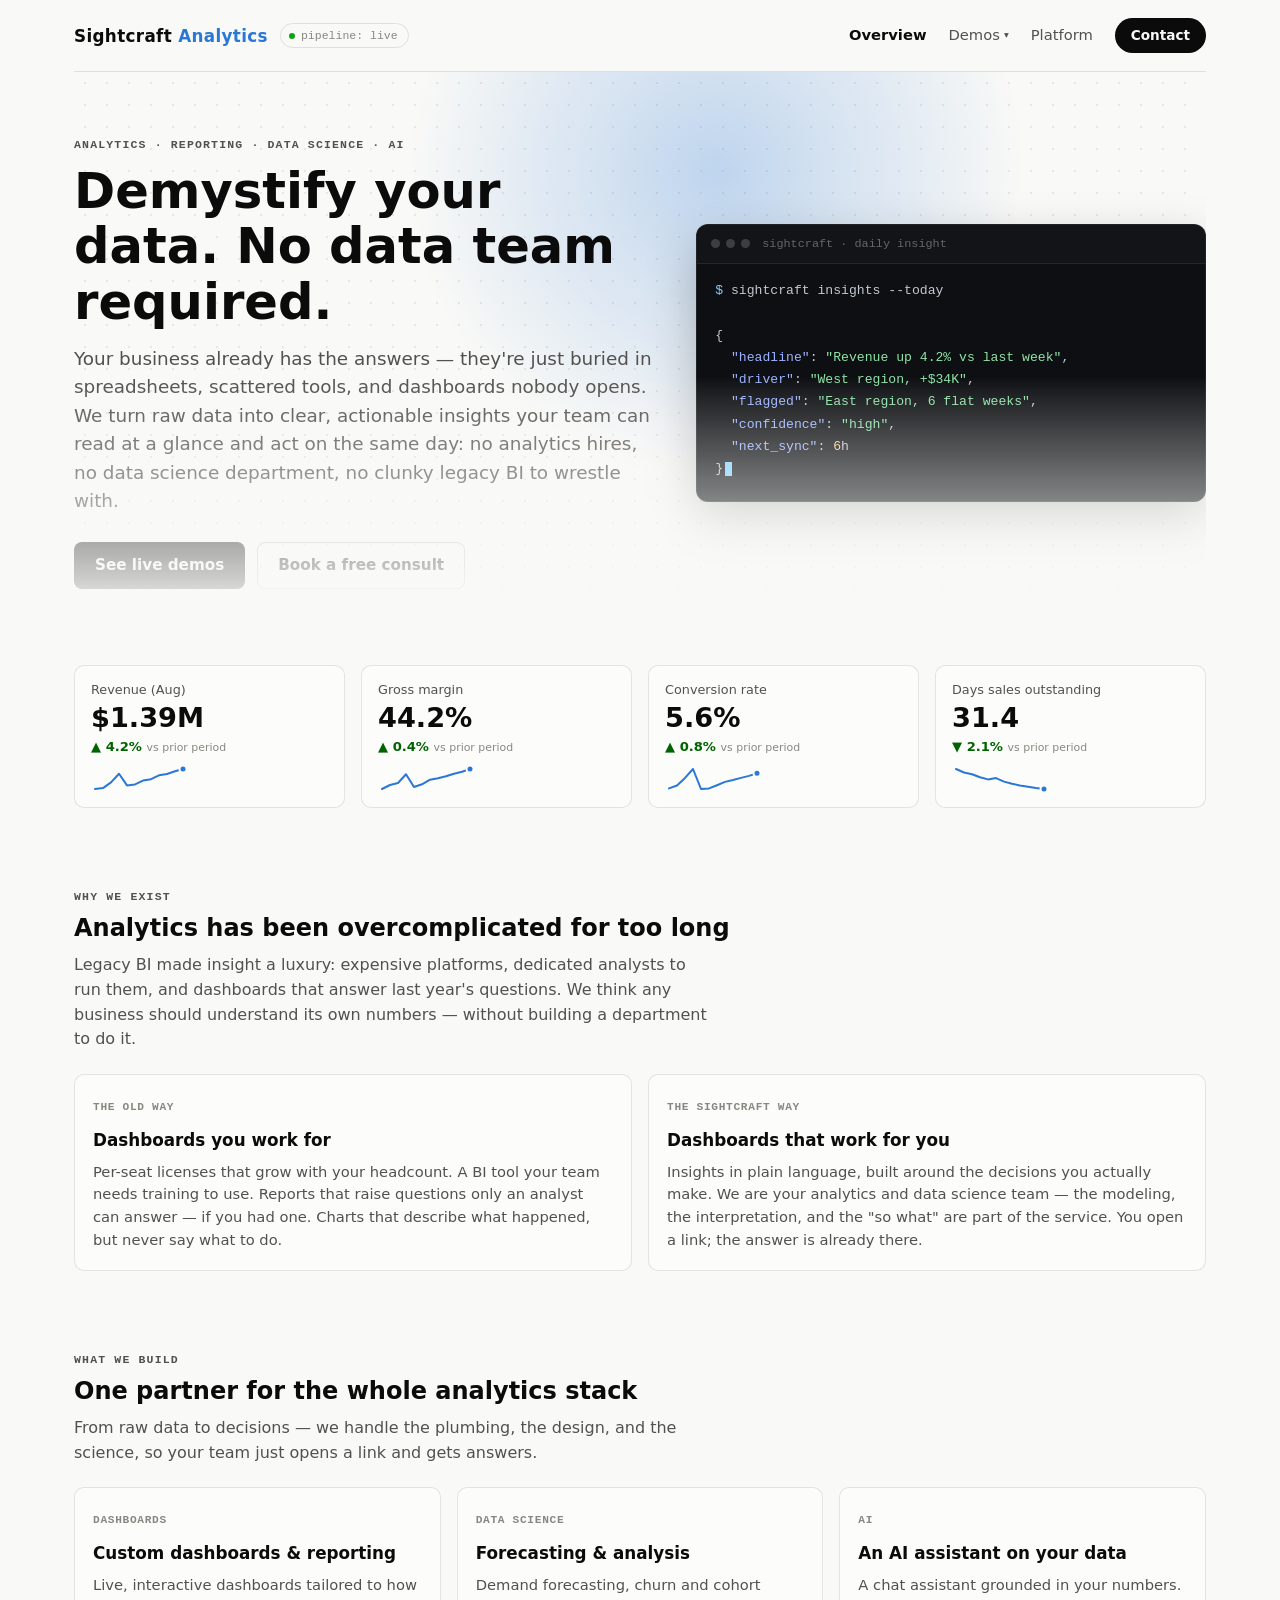
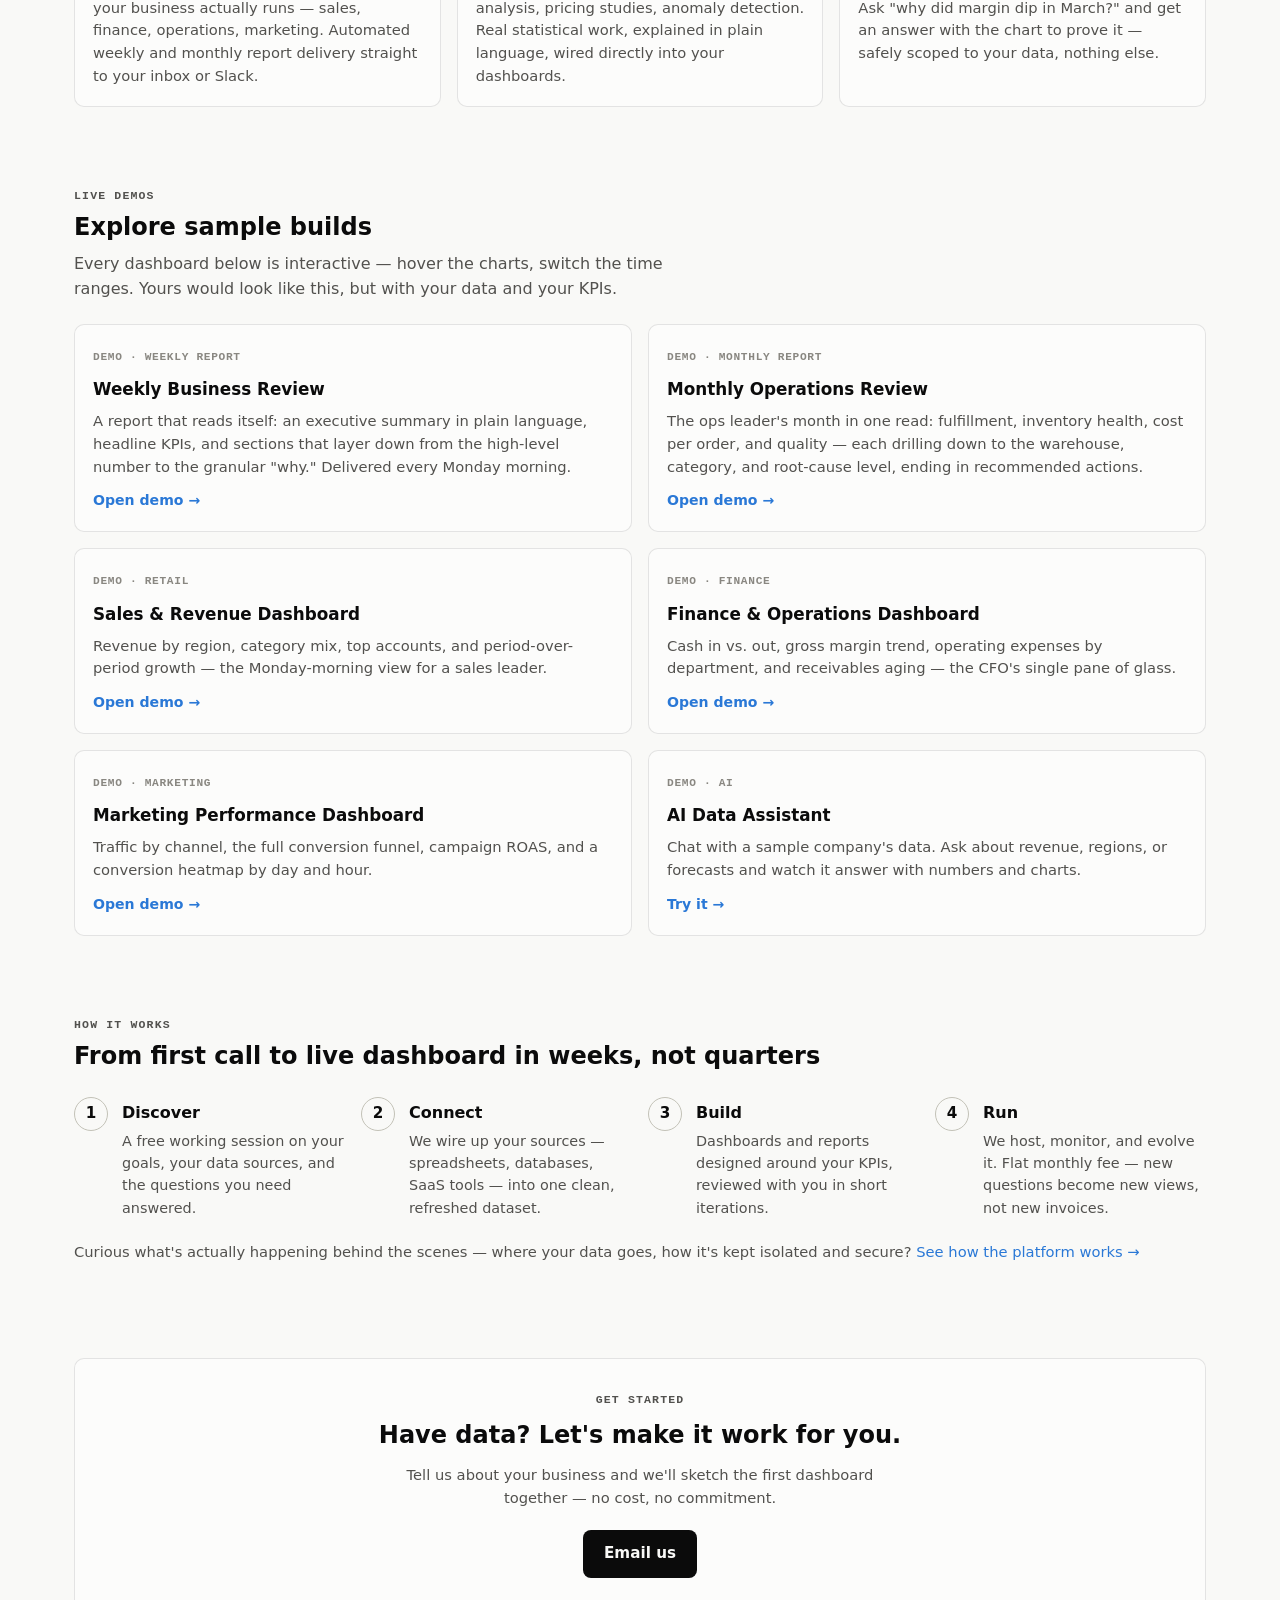
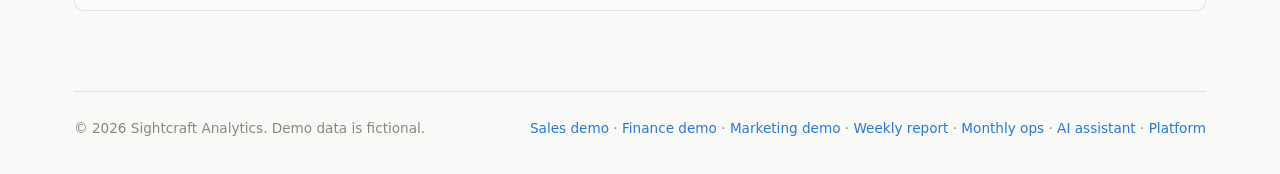
<file: index.html>
<!DOCTYPE html>
<html lang="en">
<head>
<meta charset="utf-8">
<meta name="viewport" content="width=device-width, initial-scale=1">
<title>Sightcraft Analytics — Custom dashboards, reporting & AI for your business</title>
<meta name="description" content="We build custom dashboards, automated reporting, data science, and AI assistants trained on your business data — delivered as a service.">
<link rel="canonical" href="https://sightcraftanalytics.com/">
<meta property="og:title" content="Sightcraft Analytics — Custom dashboards, reporting & AI">
<meta property="og:description" content="Custom dashboards, automated reports, data science, and AI assistants trained on your business data — delivered as a service.">
<meta property="og:url" content="https://sightcraftanalytics.com/">
<meta property="og:type" content="website">
<link rel="stylesheet" href="assets/style.css">
</head>
<body>
<div class="wrap">

  <div id="site-nav"></div>
  <script src="assets/nav.js" data-base="" data-active="services"></script>

  <div class="hero-band">
    <section class="hero">
      <div class="hero-inner">
        <div>
          <div class="kicker">Analytics · Reporting · Data Science · AI</div>
          <h1>Demystify your data. No data team required.</h1>
          <p class="lede">Your business already has the answers — they're just buried in
          spreadsheets, scattered tools, and dashboards nobody opens. We turn raw data
          into clear, actionable insights your team can read at a glance and act on the
          same day: no analytics hires, no data science department, no clunky legacy BI
          to wrestle with.</p>
          <div class="cta-row">
            <a class="btn btn-primary" href="#showcase">See live demos</a>
            <a class="btn btn-ghost" href="#contact">Book a free consult</a>
          </div>
        </div>
        <div class="terminal">
          <div class="term-bar">
            <span class="term-dot"></span><span class="term-dot"></span><span class="term-dot"></span>
            <span class="term-title">sightcraft · daily insight</span>
          </div>
          <div class="term-body"><span class="t-cmd">$</span> sightcraft insights --today<br><br>
{<br>
&nbsp;&nbsp;<span class="t-key">"headline"</span>: <span class="t-str">"Revenue up 4.2% vs last week"</span>,<br>
&nbsp;&nbsp;<span class="t-key">"driver"</span>: <span class="t-str">"West region, +$34K"</span>,<br>
&nbsp;&nbsp;<span class="t-key">"flagged"</span>: <span class="t-str">"East region, 6 flat weeks"</span>,<br>
&nbsp;&nbsp;<span class="t-key">"confidence"</span>: <span class="t-str">"high"</span>,<br>
&nbsp;&nbsp;<span class="t-key">"next_sync"</span>: <span class="t-num">6</span>h<br>
}<span class="t-cursor"></span></div>
        </div>
      </div>
    </section>
  </div>

  <section id="hero-metrics">
    <div class="grid grid-4">
      <div class="tile" id="ht1"></div>
      <div class="tile" id="ht2"></div>
      <div class="tile" id="ht3"></div>
      <div class="tile" id="ht4"></div>
    </div>
  </section>

  <section id="why">
    <div class="section-head">
      <div class="kicker">Why we exist</div>
      <h2>Analytics has been overcomplicated for too long</h2>
      <p>Legacy BI made insight a luxury: expensive platforms, dedicated analysts
      to run them, and dashboards that answer last year's questions. We think any
      business should understand its own numbers — without building a department
      to do it.</p>
    </div>
    <div class="grid grid-2">
      <div class="card">
        <span class="tag">The old way</span>
        <h3>Dashboards you work for</h3>
        <p>Per-seat licenses that grow with your headcount. A BI tool your team
        needs training to use. Reports that raise questions only an analyst can
        answer — if you had one. Charts that describe what happened, but never
        say what to do.</p>
      </div>
      <div class="card">
        <span class="tag">The Sightcraft way</span>
        <h3>Dashboards that work for you</h3>
        <p>Insights in plain language, built around the decisions you actually
        make. We are your analytics and data science team — the modeling, the
        interpretation, and the "so what" are part of the service. You open a
        link; the answer is already there.</p>
      </div>
    </div>
  </section>

  <section id="services">
    <div class="section-head">
      <div class="kicker">What we build</div>
      <h2>One partner for the whole analytics stack</h2>
      <p>From raw data to decisions — we handle the plumbing, the design, and the
      science, so your team just opens a link and gets answers.</p>
    </div>
    <div class="grid grid-3">
      <div class="card">
        <span class="tag">Dashboards</span>
        <h3>Custom dashboards &amp; reporting</h3>
        <p>Live, interactive dashboards tailored to how your business actually runs —
        sales, finance, operations, marketing. Automated weekly and monthly report
        delivery straight to your inbox or Slack.</p>
      </div>
      <div class="card">
        <span class="tag">Data science</span>
        <h3>Forecasting &amp; analysis</h3>
        <p>Demand forecasting, churn and cohort analysis, pricing studies, anomaly
        detection. Real statistical work, explained in plain language, wired
        directly into your dashboards.</p>
      </div>
      <div class="card">
        <span class="tag">AI</span>
        <h3>An AI assistant on your data</h3>
        <p>A chat assistant grounded in your numbers. Ask "why did margin dip in
        March?" and get an answer with the chart to prove it — safely scoped to
        your data, nothing else.</p>
      </div>
    </div>
  </section>

  <section id="showcase">
    <div class="section-head">
      <div class="kicker">Live demos</div>
      <h2>Explore sample builds</h2>
      <p>Every dashboard below is interactive — hover the charts, switch the time
      ranges. Yours would look like this, but with your data and your KPIs.</p>
    </div>
    <div class="grid grid-2">
      <a class="card card-link" href="reports/weekly.html">
        <span class="tag">Demo · Weekly Report</span>
        <h3>Weekly Business Review</h3>
        <p>A report that reads itself: an executive summary in plain language,
        headline KPIs, and sections that layer down from the high-level number
        to the granular "why." Delivered every Monday morning.</p>
        <span class="go">Open demo →</span>
      </a>
      <a class="card card-link" href="reports/monthly-ops.html">
        <span class="tag">Demo · Monthly Report</span>
        <h3>Monthly Operations Review</h3>
        <p>The ops leader's month in one read: fulfillment, inventory health,
        cost per order, and quality — each drilling down to the warehouse,
        category, and root-cause level, ending in recommended actions.</p>
        <span class="go">Open demo →</span>
      </a>
      <a class="card card-link" href="dashboards/sales.html">
        <span class="tag">Demo · Retail</span>
        <h3>Sales &amp; Revenue Dashboard</h3>
        <p>Revenue by region, category mix, top accounts, and period-over-period
        growth — the Monday-morning view for a sales leader.</p>
        <span class="go">Open demo →</span>
      </a>
      <a class="card card-link" href="dashboards/finance.html">
        <span class="tag">Demo · Finance</span>
        <h3>Finance &amp; Operations Dashboard</h3>
        <p>Cash in vs. out, gross margin trend, operating expenses by department,
        and receivables aging — the CFO's single pane of glass.</p>
        <span class="go">Open demo →</span>
      </a>
      <a class="card card-link" href="dashboards/marketing.html">
        <span class="tag">Demo · Marketing</span>
        <h3>Marketing Performance Dashboard</h3>
        <p>Traffic by channel, the full conversion funnel, campaign ROAS, and a
        conversion heatmap by day and hour.</p>
        <span class="go">Open demo →</span>
      </a>
      <a class="card card-link" href="chatbot.html">
        <span class="tag">Demo · AI</span>
        <h3>AI Data Assistant</h3>
        <p>Chat with a sample company's data. Ask about revenue, regions, or
        forecasts and watch it answer with numbers and charts.</p>
        <span class="go">Try it →</span>
      </a>
    </div>
  </section>

  <section id="process">
    <div class="section-head">
      <div class="kicker">How it works</div>
      <h2>From first call to live dashboard in weeks, not quarters</h2>
    </div>
    <div class="grid grid-4">
      <div class="step">
        <div class="n">1</div>
        <div><h3>Discover</h3><p>A free working session on your goals, your data
        sources, and the questions you need answered.</p></div>
      </div>
      <div class="step">
        <div class="n">2</div>
        <div><h3>Connect</h3><p>We wire up your sources — spreadsheets, databases,
        SaaS tools — into one clean, refreshed dataset.</p></div>
      </div>
      <div class="step">
        <div class="n">3</div>
        <div><h3>Build</h3><p>Dashboards and reports designed around your KPIs,
        reviewed with you in short iterations.</p></div>
      </div>
      <div class="step">
        <div class="n">4</div>
        <div><h3>Run</h3><p>We host, monitor, and evolve it. Flat monthly fee —
        new questions become new views, not new invoices.</p></div>
      </div>
    </div>
    <p style="margin-top:22px; font-size:.92rem; color:var(--ink-2)">
    Curious what's actually happening behind the scenes — where your data
    goes, how it's kept isolated and secure?
    <a href="platform.html">See how the platform works →</a></p>
  </section>

  <section id="contact">
    <div class="card" style="padding:32px; text-align:center">
      <div class="kicker">Get started</div>
      <h2 style="margin:8px 0 10px">Have data? Let's make it work for you.</h2>
      <p style="color:var(--ink-2); max-width:520px; margin:0 auto 20px">Tell us
      about your business and we'll sketch the first dashboard together — no cost,
      no commitment.</p>
      <a class="btn btn-primary" href="mailto:hoan.dinh@sightcraftanalytics.com?subject=Analytics%20consult">Email us</a>
    </div>
  </section>

  <footer>
    <div class="foot-grid">
      <div>© 2026 Sightcraft Analytics. Demo data is fictional.</div>
      <div><a href="dashboards/sales.html">Sales demo</a> ·
           <a href="dashboards/finance.html">Finance demo</a> ·
           <a href="dashboards/marketing.html">Marketing demo</a> ·
           <a href="reports/weekly.html">Weekly report</a> ·
           <a href="reports/monthly-ops.html">Monthly ops</a> ·
           <a href="chatbot.html">AI assistant</a> ·
           <a href="platform.html">Platform</a></div>
    </div>
  </footer>

</div>

<script src="assets/charts.js"></script>
<script src="assets/data.js"></script>
<script>
  // hero stat tiles — a taste of the product above the fold
  const rev = DATA.months.map((_, i) =>
    Object.values(DATA.sales.revenueByRegion).reduce((a, s) => a + s[i], 0));
  Charts.statTile(document.getElementById("ht1"), {
    label: "Revenue (Aug)", value: "$1.39M", delta: 4.2, spark: rev });
  Charts.statTile(document.getElementById("ht2"), {
    label: "Gross margin", value: "44.2%", delta: 0.4, spark: DATA.finance.grossMarginPct });
  Charts.statTile(document.getElementById("ht3"), {
    label: "Conversion rate", value: "5.6%", delta: 0.8,
    spark: DATA.marketing.sessionsByChannel["Paid"] });
  Charts.statTile(document.getElementById("ht4"), {
    label: "Days sales outstanding", value: "31.4", delta: -2.1, upIsGood: false,
    spark: [36, 35.2, 34.8, 34.1, 33.6, 33.9, 33.1, 32.6, 32.2, 31.9, 31.6, 31.4] });
</script>
</body>
</html>
</file>
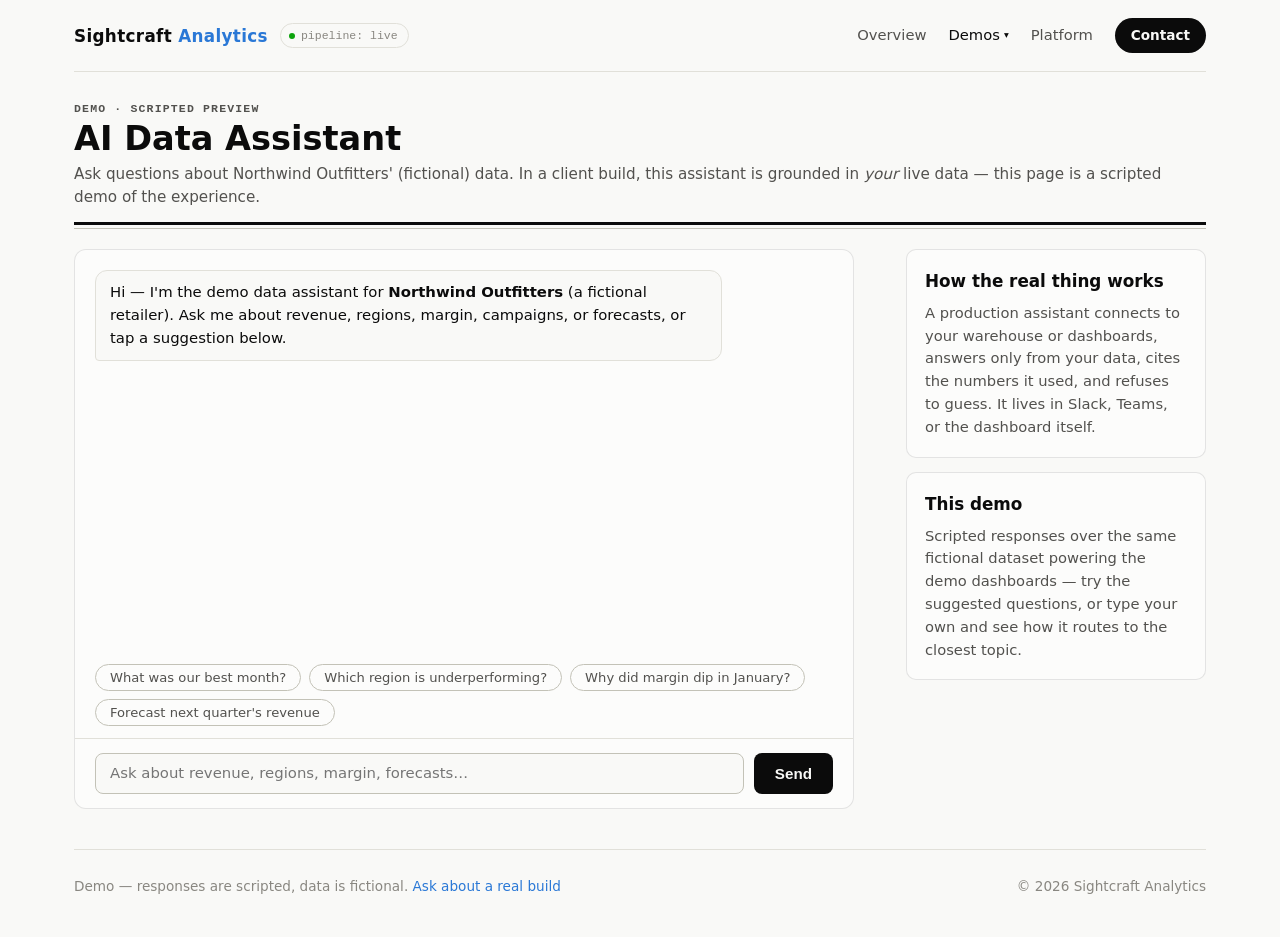
<file: chatbot.html>
<!DOCTYPE html>
<html lang="en">
<head>
<meta charset="utf-8">
<meta name="viewport" content="width=device-width, initial-scale=1">
<title>AI Data Assistant — Sightcraft Analytics demo</title>
<link rel="stylesheet" href="assets/style.css">
</head>
<body>
<div class="wrap">

  <div id="site-nav"></div>
  <script src="assets/nav.js" data-base="" data-active="chatbot"></script>

  <div style="padding-top:28px; margin-bottom:20px">
    <div class="kicker">Demo · Scripted preview</div>
    <div class="report-title">AI Data Assistant</div>
    <div class="report-sub">Ask questions about Northwind Outfitters' (fictional)
      data. In a client build, this assistant is grounded in <em>your</em> live
      data — this page is a scripted demo of the experience.</div>
    <div class="rule"></div>
    <div class="rule-thin"></div>
  </div>

  <div class="grid" style="grid-template-columns: 1fr 300px; gap:20px; align-items:start">
    <div class="chat-shell">
      <div class="chat-log" id="log"></div>
      <div class="chat-suggest" id="suggest"></div>
      <div class="chat-input-row">
        <input id="q" type="text" placeholder="Ask about revenue, regions, margin, forecasts…"
               autocomplete="off">
        <button class="btn btn-primary" id="send">Send</button>
      </div>
    </div>

    <div>
      <div class="card" style="margin-bottom:14px">
        <h3>How the real thing works</h3>
        <p>A production assistant connects to your warehouse or dashboards,
        answers only from your data, cites the numbers it used, and refuses to
        guess. It lives in Slack, Teams, or the dashboard itself.</p>
      </div>
      <div class="card">
        <h3>This demo</h3>
        <p>Scripted responses over the same fictional dataset powering the demo
        dashboards — try the suggested questions, or type your own and see how
        it routes to the closest topic.</p>
      </div>
    </div>
  </div>

  <footer>
    <div class="foot-grid">
      <div>Demo — responses are scripted, data is fictional. <a href="index.html#contact">Ask about a real build</a></div>
      <div>© 2026 Sightcraft Analytics</div>
    </div>
  </footer>

</div>

<script src="assets/charts.js"></script>
<script src="assets/data.js"></script>
<script>
  const log = document.getElementById("log");
  const suggestBox = document.getElementById("suggest");
  const input = document.getElementById("q");

  const totals = DATA.months.map((_, i) =>
    Object.values(DATA.sales.revenueByRegion).reduce((a, s) => a + s[i], 0));

  const ANSWERS = [
    {
      keys: ["best month", "highest revenue", "peak"],
      label: "What was our best month?",
      html: () => `<strong>December</strong> was the best month of the trailing
        year at <strong>$1.32M</strong> — 12% above the monthly average, driven by
        the holiday peak in the West region ($521K). August is the strongest
        non-holiday month at $1.39M and still climbing.`,
      chart: () => ({ type: "spark", values: totals }),
    },
    {
      keys: ["region", "underperform", "west", "east", "central"],
      label: "Which region is underperforming?",
      html: () => `<strong>East</strong> is the laggard: August revenue of
        <strong>$396K</strong> is up just 8.5% year-over-year vs. West's 43.7%.
        It's also the only region that declined month-over-month (−1.2%). The gap
        is concentrated in the Footwear category — worth a deeper cohort look.`,
      chart: () => ({ type: "spark", values: DATA.sales.revenueByRegion.East }),
    },
    {
      keys: ["margin", "profit", "dip"],
      label: "Why did margin dip in January?",
      html: () => `Gross margin fell from <strong>43.4%</strong> in December to
        <strong>41.5%</strong> in January. Two drivers: post-holiday markdowns on
        Apparel (−1.3pts) and higher freight on restocking (−0.6pts). Margin
        recovered to 44.2% by August as markdowns rolled off.`,
      chart: () => ({ type: "spark", values: DATA.finance.grossMarginPct }),
    },
    {
      keys: ["forecast", "next quarter", "predict", "projection"],
      label: "Forecast next quarter's revenue",
      html: () => `Based on trend plus seasonality, Sep–Nov revenue projects to
        <strong>$4.31M ± $0.19M</strong> (vs. $4.13M last year, +4.4%). West
        carries most of the growth; the model assumes no new store openings.
        <em>In a client build this runs on a real forecasting model, refreshed
        with every data load.</em>`,
      chart: () => ({ type: "spark", values: [...totals, 1408, 1432, 1470] }),
    },
    {
      keys: ["campaign", "roas", "marketing", "ads", "spend"],
      label: "Which campaigns are paying off?",
      html: () => `Email is the quiet winner: <strong>Loyalty Re-engage</strong>
        returned <strong>12.1×</strong> on $3.4K spend. Among paid campaigns,
        Summer Trail Sale leads at 3.9×, while <strong>Back to School (2.4×)</strong>
        is below the 3× target — candidates for creative refresh or budget shift.`,
    },
    {
      keys: ["receivable", "aging", "cash", "owed", "ar "],
      label: "How healthy are our receivables?",
      html: () => `Reasonably healthy: <strong>66.3%</strong> of the $772.7K
        outstanding is current, and only <strong>$48.3K (6.3%)</strong> is past
        60 days — down 8.6% from July. Two accounts make up most of the 90+
        bucket; a reminder sequence is the cheap fix.`,
    },
  ];

  const FALLBACK = `I don't have that in this scripted demo — try one of the
    suggested questions below. <em>A production assistant would query your live
    data to answer this, or tell you clearly when the data can't support an
    answer.</em>`;

  function addMsg(cls, html) {
    const d = document.createElement("div");
    d.className = `msg ${cls}`;
    d.innerHTML = html;
    log.appendChild(d);
    log.scrollTop = log.scrollHeight;
    return d;
  }

  function answer(text) {
    addMsg("user", text);
    const typing = addMsg("bot typing", "Analyzing…");
    const t = text.toLowerCase();
    const hit = ANSWERS.find(a => a.keys.some(k => t.includes(k)));
    setTimeout(() => {
      typing.classList.remove("typing");
      let html = hit ? hit.html() : FALLBACK;
      if (hit && hit.chart) {
        const c = hit.chart();
        html += `<div class="msg-chart">${Charts.sparkSVG(c.values, Charts.css("--accent"), 220, 44)}</div>`;
      }
      typing.innerHTML = html;
      log.scrollTop = log.scrollHeight;
    }, 700);
  }

  // suggestion chips
  ANSWERS.slice(0, 4).forEach(a => {
    const b = document.createElement("button");
    b.className = "chip";
    b.textContent = a.label;
    b.addEventListener("click", () => answer(a.label));
    suggestBox.appendChild(b);
  });

  function submit() {
    const v = input.value.trim();
    if (!v) return;
    input.value = "";
    answer(v);
  }
  document.getElementById("send").addEventListener("click", submit);
  input.addEventListener("keydown", (e) => { if (e.key === "Enter") submit(); });

  addMsg("bot", `Hi — I'm the demo data assistant for
    <strong>Northwind Outfitters</strong> (a fictional retailer). Ask me about
    revenue, regions, margin, campaigns, or forecasts, or tap a suggestion below.`);
</script>

<style>
  @media (max-width: 800px) {
    .grid[style*="300px"] { grid-template-columns: 1fr !important; }
  }
</style>
</body>
</html>
</file>
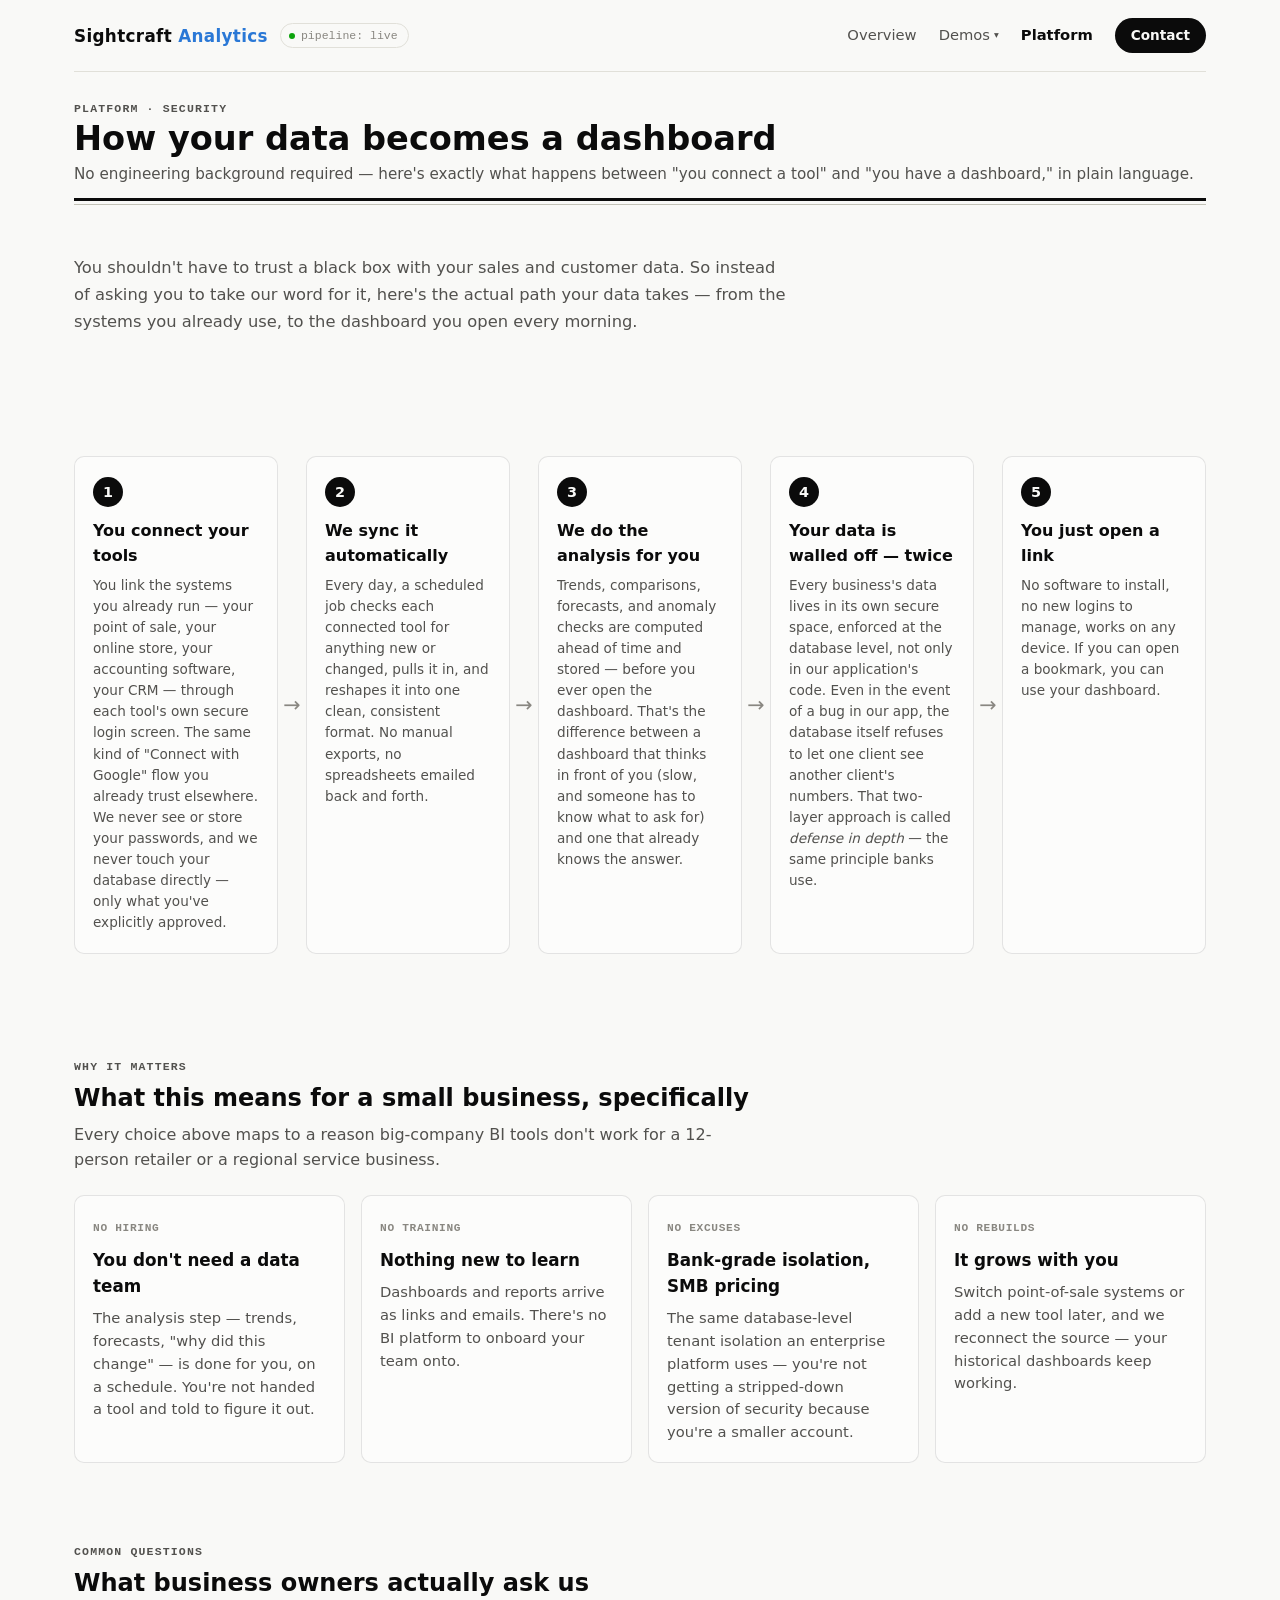
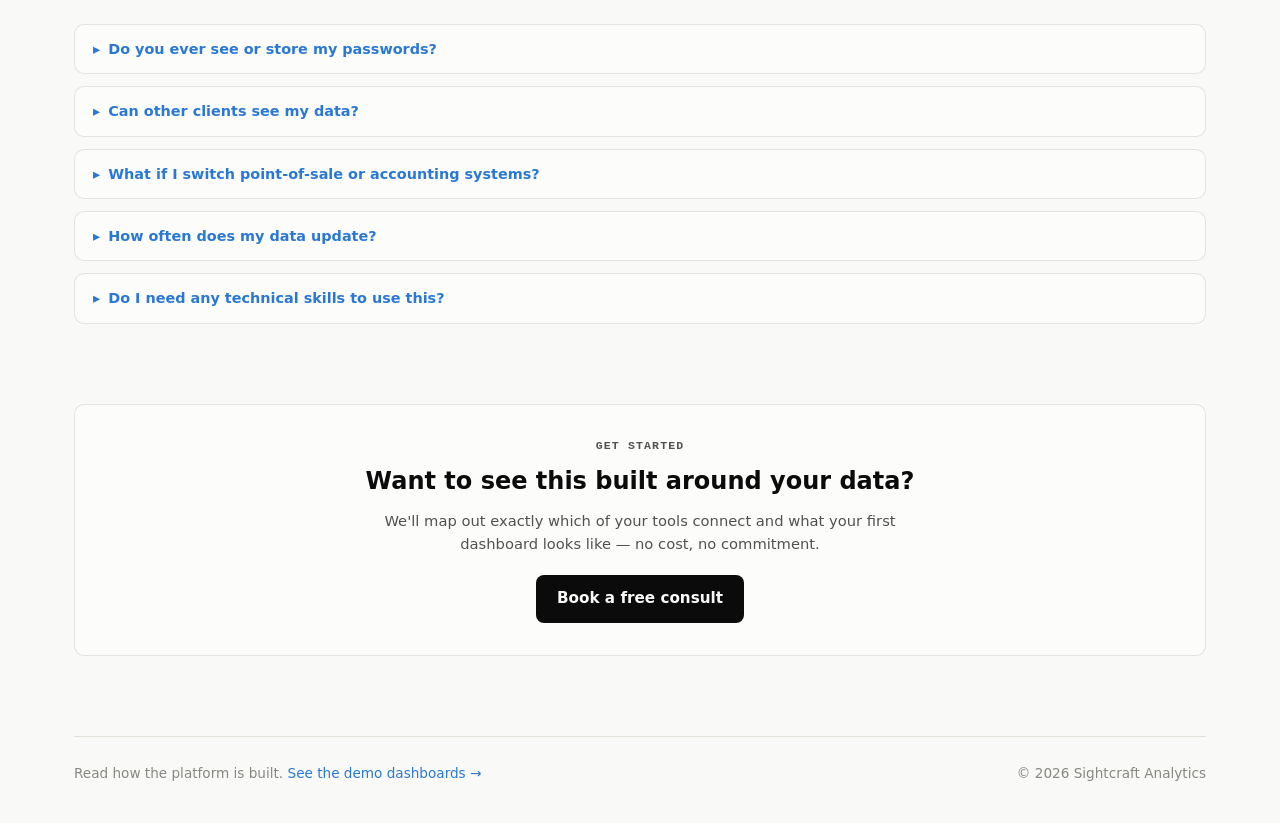
<file: platform.html>
<!DOCTYPE html>
<html lang="en">
<head>
<meta charset="utf-8">
<meta name="viewport" content="width=device-width, initial-scale=1">
<title>How the platform works — Sightcraft Analytics</title>
<meta name="description" content="A plain-language look at how Sightcraft Analytics connects to your business tools, keeps your data isolated and secure, and turns it into a dashboard — no technical background required.">
<link rel="stylesheet" href="assets/style.css">
</head>
<body>
<div class="wrap">

  <div id="site-nav"></div>
  <script src="assets/nav.js" data-base="" data-active="platform"></script>

  <div style="padding-top:28px">
    <div class="kicker">Platform · Security</div>
    <div class="report-title">How your data becomes a dashboard</div>
    <div class="report-sub">No engineering background required — here's exactly
      what happens between "you connect a tool" and "you have a dashboard,"
      in plain language.</div>
    <div class="rule"></div>
    <div class="rule-thin"></div>
  </div>

  <section style="padding-top:24px">
    <p style="font-size:1.02rem; color:var(--ink-2); max-width:720px; line-height:1.65">
    You shouldn't have to trust a black box with your sales and customer data.
    So instead of asking you to take our word for it, here's the actual path
    your data takes — from the systems you already use, to the dashboard you
    open every morning.</p>
  </section>

  <section>
    <div class="flow">
      <div class="flow-step">
        <div class="flow-n">1</div>
        <h3>You connect your tools</h3>
        <p>You link the systems you already run — your point of sale, your
        online store, your accounting software, your CRM — through each
        tool's own secure login screen. The same kind of "Connect with
        Google" flow you already trust elsewhere. We never see or store
        your passwords, and we never touch your database directly — only
        what you've explicitly approved.</p>
      </div>
      <div class="flow-arrow">→</div>
      <div class="flow-step">
        <div class="flow-n">2</div>
        <h3>We sync it automatically</h3>
        <p>Every day, a scheduled job checks each connected tool for
        anything new or changed, pulls it in, and reshapes it into one
        clean, consistent format. No manual exports, no spreadsheets
        emailed back and forth.</p>
      </div>
      <div class="flow-arrow">→</div>
      <div class="flow-step">
        <div class="flow-n">3</div>
        <h3>We do the analysis for you</h3>
        <p>Trends, comparisons, forecasts, and anomaly checks are computed
        ahead of time and stored — before you ever open the dashboard. That's
        the difference between a dashboard that thinks in front of you
        (slow, and someone has to know what to ask for) and one that already
        knows the answer.</p>
      </div>
      <div class="flow-arrow">→</div>
      <div class="flow-step">
        <div class="flow-n">4</div>
        <h3>Your data is walled off — twice</h3>
        <p>Every business's data lives in its own secure space, enforced at
        the database level, not only in our application's code. Even in the
        event of a bug in our app, the database itself refuses to let one
        client see another client's numbers. That two-layer approach is
        called <em>defense in depth</em> — the same principle banks use.</p>
      </div>
      <div class="flow-arrow">→</div>
      <div class="flow-step">
        <div class="flow-n">5</div>
        <h3>You just open a link</h3>
        <p>No software to install, no new logins to manage, works on any
        device. If you can open a bookmark, you can use your dashboard.</p>
      </div>
    </div>
  </section>

  <section>
    <div class="section-head">
      <div class="kicker">Why it matters</div>
      <h2>What this means for a small business, specifically</h2>
      <p>Every choice above maps to a reason big-company BI tools don't
      work for a 12-person retailer or a regional service business.</p>
    </div>
    <div class="grid grid-4">
      <div class="card">
        <span class="tag">No hiring</span>
        <h3>You don't need a data team</h3>
        <p>The analysis step — trends, forecasts, "why did this change" —
        is done for you, on a schedule. You're not handed a tool and told
        to figure it out.</p>
      </div>
      <div class="card">
        <span class="tag">No training</span>
        <h3>Nothing new to learn</h3>
        <p>Dashboards and reports arrive as links and emails. There's no BI
        platform to onboard your team onto.</p>
      </div>
      <div class="card">
        <span class="tag">No excuses</span>
        <h3>Bank-grade isolation, SMB pricing</h3>
        <p>The same database-level tenant isolation an enterprise platform
        uses — you're not getting a stripped-down version of security
        because you're a smaller account.</p>
      </div>
      <div class="card">
        <span class="tag">No rebuilds</span>
        <h3>It grows with you</h3>
        <p>Switch point-of-sale systems or add a new tool later, and we
        reconnect the source — your historical dashboards keep working.</p>
      </div>
    </div>
  </section>

  <section>
    <div class="section-head">
      <div class="kicker">Common questions</div>
      <h2>What business owners actually ask us</h2>
    </div>

    <details class="drill">
      <summary>Do you ever see or store my passwords?</summary>
      <div class="drill-body">
        <p style="padding-top:12px">No. Every connection uses that tool's own
        official login and permission screen (OAuth) — the same standard
        behind "Sign in with Google" or "Connect to Slack." We receive a
        limited, revocable access token, never your credentials, and you can
        revoke it at any time from the source tool itself.</p>
      </div>
    </details>
    <details class="drill">
      <summary>Can other clients see my data?</summary>
      <div class="drill-body">
        <p style="padding-top:12px">No. Isolation is enforced at the database
        level (Postgres row-level security), not just in application code. A
        bug in our app logic still can't leak data across clients, because the
        database itself rejects the query — that's the "walled off twice"
        step above.</p>
      </div>
    </details>
    <details class="drill">
      <summary>What if I switch point-of-sale or accounting systems?</summary>
      <div class="drill-body">
        <p style="padding-top:12px">Tell us and we reconnect the new source.
        Your historical data and dashboards stay intact — we map the new
        system's data into the same normalized schema the old one used.</p>
      </div>
    </details>
    <details class="drill">
      <summary>How often does my data update?</summary>
      <div class="drill-body">
        <p style="padding-top:12px">Daily by default, on a schedule that runs
        overnight so your numbers are ready when you sit down in the morning.
        If your business needs same-day or hourly numbers, that's available
        too — it's a configuration change, not a rebuild.</p>
      </div>
    </details>
    <details class="drill">
      <summary>Do I need any technical skills to use this?</summary>
      <div class="drill-body">
        <p style="padding-top:12px">No. You get a link. If you can open a
        website, you can use your dashboard — no installs, no logins beyond
        your own, no training session required.</p>
      </div>
    </details>
  </section>

  <section>
    <div class="card" style="padding:32px; text-align:center">
      <div class="kicker">Get started</div>
      <h2 style="margin:8px 0 10px">Want to see this built around your data?</h2>
      <p style="color:var(--ink-2); max-width:520px; margin:0 auto 20px">
      We'll map out exactly which of your tools connect and what your first
      dashboard looks like — no cost, no commitment.</p>
      <a class="btn btn-primary" href="index.html#contact">Book a free consult</a>
    </div>
  </section>

  <footer>
    <div class="foot-grid">
      <div>Read how the platform is built. <a href="index.html#showcase">See the demo dashboards →</a></div>
      <div>© 2026 Sightcraft Analytics</div>
    </div>
  </footer>

</div>
</body>
</html>
</file>
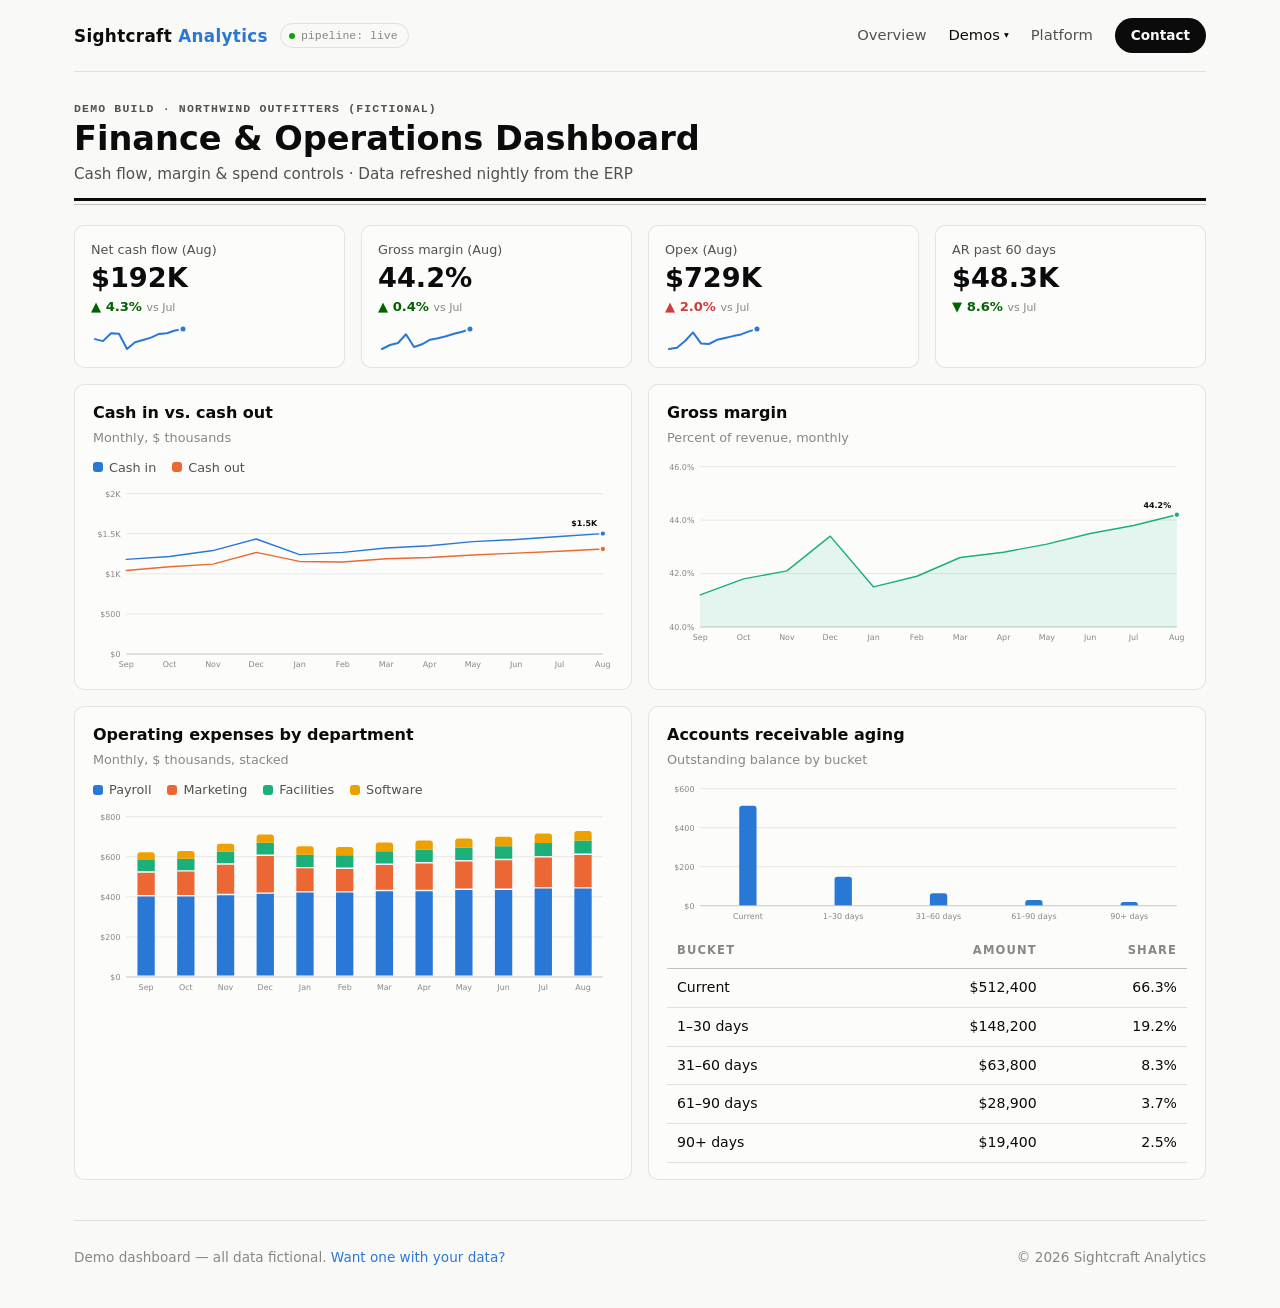
<file: dashboards/finance.html>
<!DOCTYPE html>
<html lang="en">
<head>
<meta charset="utf-8">
<meta name="viewport" content="width=device-width, initial-scale=1">
<title>Finance &amp; Operations Dashboard — Sightcraft Analytics demo</title>
<link rel="stylesheet" href="../assets/style.css">
</head>
<body>
<div class="wrap">

  <div id="site-nav"></div>
  <script src="../assets/nav.js" data-base="../" data-active="finance"></script>

  <div style="padding-top:28px">
    <div class="kicker">Demo build · Northwind Outfitters (fictional)</div>
    <div class="report-title">Finance &amp; Operations Dashboard</div>
    <div class="report-sub">Cash flow, margin &amp; spend controls
      · Data refreshed nightly from the ERP</div>
    <div class="rule"></div>
    <div class="rule-thin"></div>
  </div>

  <div class="grid grid-4" style="margin:20px 0 16px">
    <div class="tile" id="t1"></div>
    <div class="tile" id="t2"></div>
    <div class="tile" id="t3"></div>
    <div class="tile" id="t4"></div>
  </div>

  <div class="grid grid-2" style="margin-bottom:16px">
    <div class="chart-card">
      <h3>Cash in vs. cash out</h3>
      <div class="chart-sub">Monthly, $ thousands</div>
      <div id="c-cash"></div>
    </div>
    <div class="chart-card">
      <h3>Gross margin</h3>
      <div class="chart-sub">Percent of revenue, monthly</div>
      <div id="c-margin"></div>
    </div>
  </div>

  <div class="grid grid-2" style="margin-bottom:16px">
    <div class="chart-card">
      <h3>Operating expenses by department</h3>
      <div class="chart-sub">Monthly, $ thousands, stacked</div>
      <div id="c-opex"></div>
    </div>
    <div class="chart-card">
      <h3>Accounts receivable aging</h3>
      <div class="chart-sub">Outstanding balance by bucket</div>
      <div id="c-ar"></div>
      <div class="table-scroll" style="margin-top:10px">
        <table class="data-table" id="t-ar">
          <thead><tr><th>Bucket</th><th class="num">Amount</th><th class="num">Share</th></tr></thead>
          <tbody></tbody>
        </table>
      </div>
    </div>
  </div>

  <footer>
    <div class="foot-grid">
      <div>Demo dashboard — all data fictional. <a href="../index.html#contact">Want one with your data?</a></div>
      <div>© 2026 Sightcraft Analytics</div>
    </div>
  </footer>

</div>

<script src="../assets/charts.js"></script>
<script src="../assets/data.js"></script>
<script>
  const F = DATA.finance;
  const months = DATA.months;

  const net = F.cashIn.map((v, i) => v - F.cashOut[i]);
  Charts.statTile(document.getElementById("t1"), {
    label: "Net cash flow (Aug)", value: "$192K",
    delta: 4.3, deltaLabel: "vs Jul", spark: net });
  Charts.statTile(document.getElementById("t2"), {
    label: "Gross margin (Aug)", value: "44.2%",
    delta: 0.4, deltaLabel: "vs Jul", spark: F.grossMarginPct });
  Charts.statTile(document.getElementById("t3"), {
    label: "Opex (Aug)", value: "$729K", delta: 2.0, upIsGood: false, deltaLabel: "vs Jul",
    spark: months.map((_, i) => Object.values(F.opexByDept).reduce((a, s) => a + s[i], 0)) });
  Charts.statTile(document.getElementById("t4"), {
    label: "AR past 60 days", value: "$48.3K", delta: -8.6, upIsGood: false,
    deltaLabel: "vs Jul" });

  Charts.lineChart(document.getElementById("c-cash"), {
    labels: months, prefix: "$",
    series: [
      { name: "Cash in", color: 1, values: F.cashIn },
      { name: "Cash out", color: 2, values: F.cashOut },
    ],
  });

  Charts.lineChart(document.getElementById("c-margin"), {
    labels: months, areaFill: true, decimals: 1, suffix: "%", yMin: "auto",
    series: [{ name: "Gross margin", color: 3, values: F.grossMarginPct }],
  });

  Charts.barChart(document.getElementById("c-opex"), {
    labels: months, stacked: true, prefix: "$",
    series: Object.entries(F.opexByDept).map(([name, values], i) =>
      ({ name, color: i + 1, values })),
  });

  Charts.barChart(document.getElementById("c-ar"), {
    labels: F.arAging.map(b => b.bucket), prefix: "$", height: 200,
    series: [{ name: "Outstanding", color: 1, values: F.arAging.map(b => b.amount / 1000) }],
  });

  const arTotal = F.arAging.reduce((a, b) => a + b.amount, 0);
  document.querySelector("#t-ar tbody").innerHTML = F.arAging.map(b => `
    <tr><td>${b.bucket}</td>
      <td class="num">$${b.amount.toLocaleString()}</td>
      <td class="num">${((b.amount / arTotal) * 100).toFixed(1)}%</td></tr>`).join("");
</script>
</body>
</html>
</file>
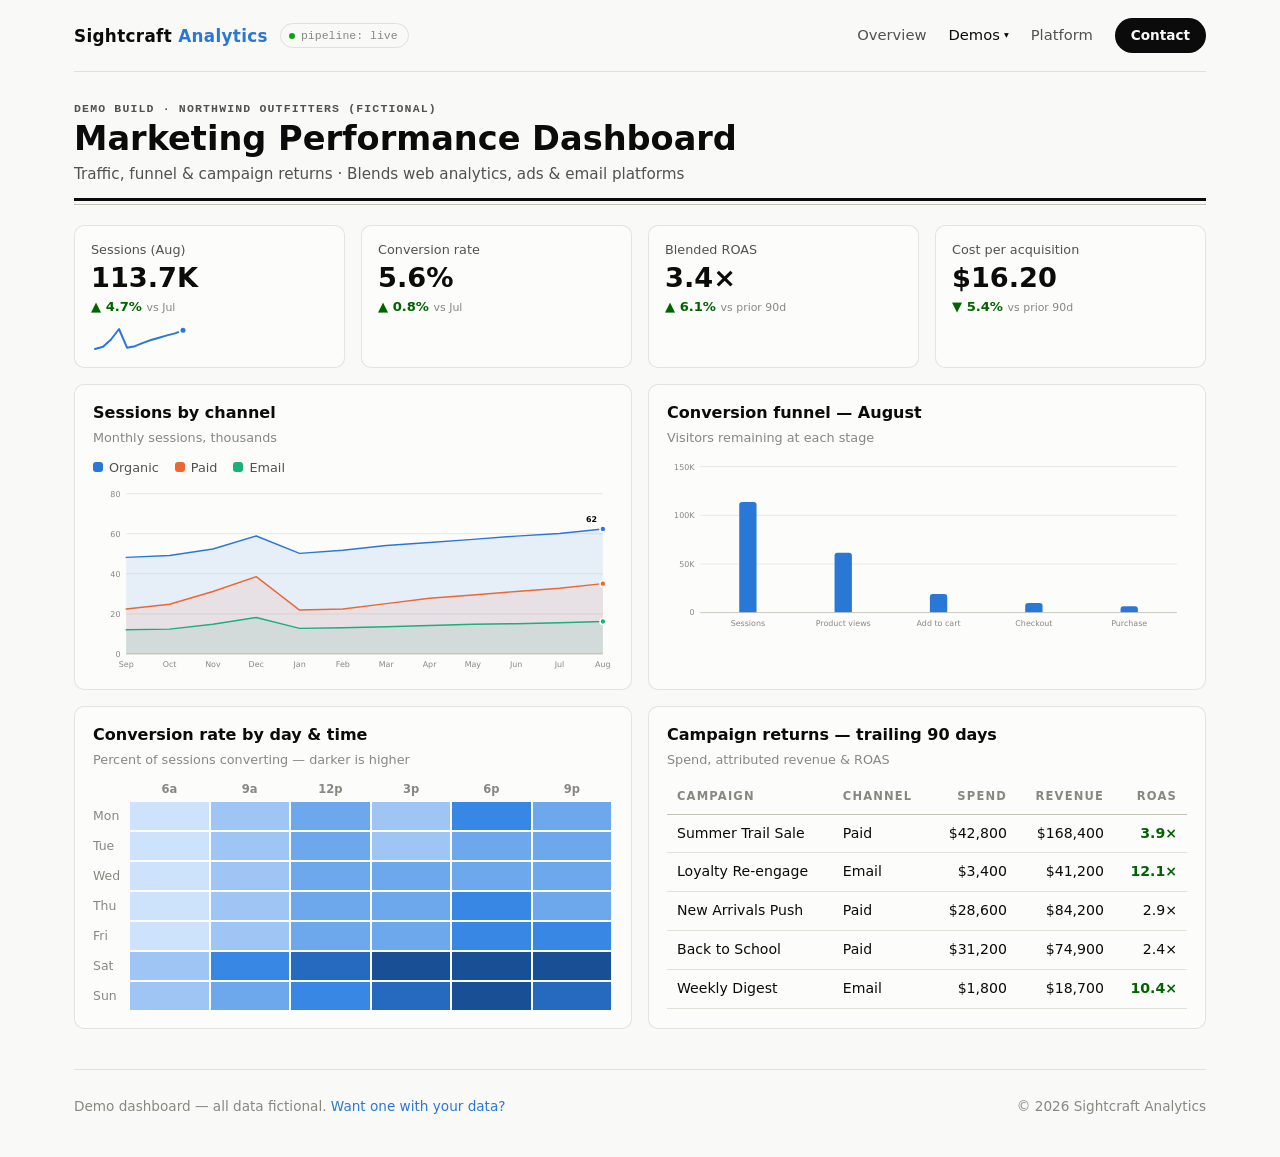
<file: dashboards/marketing.html>
<!DOCTYPE html>
<html lang="en">
<head>
<meta charset="utf-8">
<meta name="viewport" content="width=device-width, initial-scale=1">
<title>Marketing Performance Dashboard — Sightcraft Analytics demo</title>
<link rel="stylesheet" href="../assets/style.css">
</head>
<body>
<div class="wrap">

  <div id="site-nav"></div>
  <script src="../assets/nav.js" data-base="../" data-active="marketing"></script>

  <div style="padding-top:28px">
    <div class="kicker">Demo build · Northwind Outfitters (fictional)</div>
    <div class="report-title">Marketing Performance Dashboard</div>
    <div class="report-sub">Traffic, funnel &amp; campaign returns
      · Blends web analytics, ads &amp; email platforms</div>
    <div class="rule"></div>
    <div class="rule-thin"></div>
  </div>

  <div class="grid grid-4" style="margin:20px 0 16px">
    <div class="tile" id="t1"></div>
    <div class="tile" id="t2"></div>
    <div class="tile" id="t3"></div>
    <div class="tile" id="t4"></div>
  </div>

  <div class="grid grid-2" style="margin-bottom:16px">
    <div class="chart-card">
      <h3>Sessions by channel</h3>
      <div class="chart-sub">Monthly sessions, thousands</div>
      <div id="c-channels"></div>
    </div>
    <div class="chart-card">
      <h3>Conversion funnel — August</h3>
      <div class="chart-sub">Visitors remaining at each stage</div>
      <div id="c-funnel"></div>
    </div>
  </div>

  <div class="grid grid-2" style="margin-bottom:16px">
    <div class="chart-card">
      <h3>Conversion rate by day &amp; time</h3>
      <div class="chart-sub">Percent of sessions converting — darker is higher</div>
      <div id="c-heat"></div>
    </div>
    <div class="chart-card">
      <h3>Campaign returns — trailing 90 days</h3>
      <div class="chart-sub">Spend, attributed revenue &amp; ROAS</div>
      <div class="table-scroll">
        <table class="data-table" id="t-camp">
          <thead><tr>
            <th>Campaign</th><th>Channel</th>
            <th class="num">Spend</th><th class="num">Revenue</th><th class="num">ROAS</th>
          </tr></thead>
          <tbody></tbody>
        </table>
      </div>
    </div>
  </div>

  <footer>
    <div class="foot-grid">
      <div>Demo dashboard — all data fictional. <a href="../index.html#contact">Want one with your data?</a></div>
      <div>© 2026 Sightcraft Analytics</div>
    </div>
  </footer>

</div>

<script src="../assets/charts.js"></script>
<script src="../assets/data.js"></script>
<script>
  const M = DATA.marketing;
  const months = DATA.months;

  const totalSessions = months.map((_, i) =>
    Object.values(M.sessionsByChannel).reduce((a, s) => a + s[i], 0));
  Charts.statTile(document.getElementById("t1"), {
    label: "Sessions (Aug)", value: "113.7K", delta: 4.7, deltaLabel: "vs Jul",
    spark: totalSessions });
  Charts.statTile(document.getElementById("t2"), {
    label: "Conversion rate", value: "5.6%", delta: 0.8, deltaLabel: "vs Jul" });
  Charts.statTile(document.getElementById("t3"), {
    label: "Blended ROAS", value: "3.4×", delta: 6.1, deltaLabel: "vs prior 90d" });
  Charts.statTile(document.getElementById("t4"), {
    label: "Cost per acquisition", value: "$16.20", delta: -5.4, upIsGood: false,
    deltaLabel: "vs prior 90d" });

  Charts.lineChart(document.getElementById("c-channels"), {
    labels: months, areaFill: true,
    series: [
      { name: "Organic", color: 1, values: M.sessionsByChannel["Organic"] },
      { name: "Paid", color: 2, values: M.sessionsByChannel["Paid"] },
      { name: "Email", color: 3, values: M.sessionsByChannel["Email"] },
    ],
  });

  Charts.barChart(document.getElementById("c-funnel"), {
    labels: M.funnel.map(f => f.stage), height: 240,
    series: [{ name: "Visitors", color: 1, values: M.funnel.map(f => f.value) }],
  });

  Charts.heatmap(document.getElementById("c-heat"), {
    rows: M.convHeat.rows, cols: M.convHeat.cols, values: M.convHeat.values,
    fmt: (v) => v.toFixed(1) + "%",
  });

  document.querySelector("#t-camp tbody").innerHTML = M.campaigns.map(c => `
    <tr>
      <td>${c.name}</td><td>${c.channel}</td>
      <td class="num">$${c.spend.toLocaleString()}</td>
      <td class="num">$${c.revenue.toLocaleString()}</td>
      <td class="num ${c.roas >= 3 ? "pos" : ""}">${c.roas.toFixed(1)}×</td>
    </tr>`).join("");
</script>
</body>
</html>
</file>
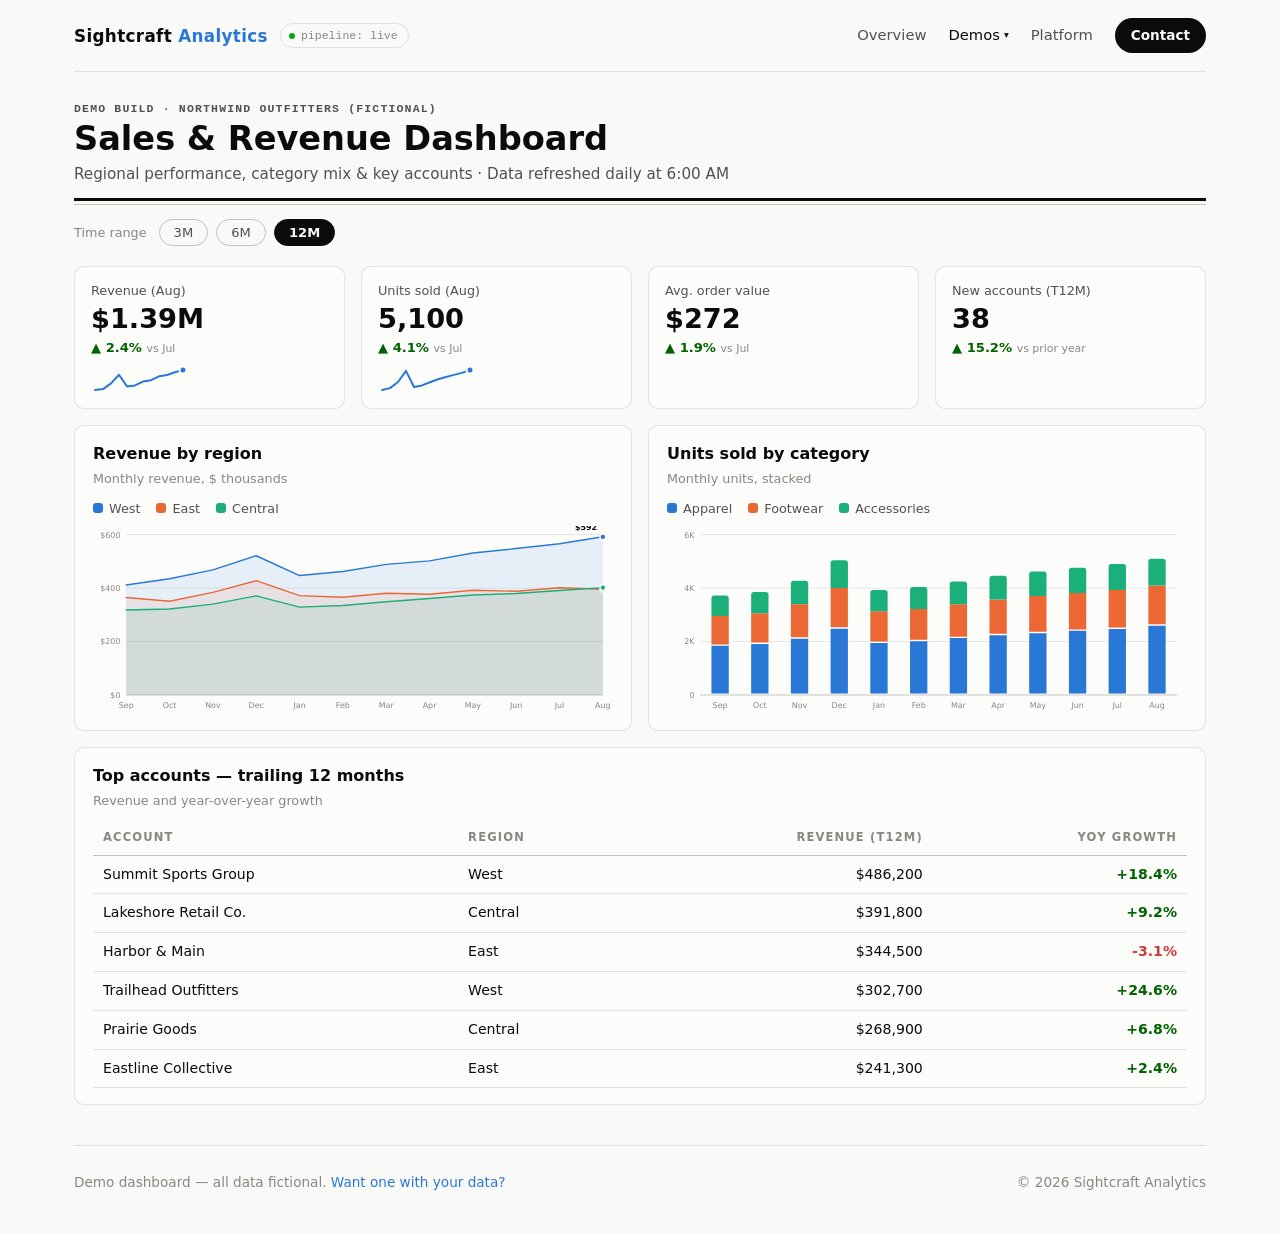
<file: dashboards/sales.html>
<!DOCTYPE html>
<html lang="en">
<head>
<meta charset="utf-8">
<meta name="viewport" content="width=device-width, initial-scale=1">
<title>Sales &amp; Revenue Dashboard — Sightcraft Analytics demo</title>
<link rel="stylesheet" href="../assets/style.css">
</head>
<body>
<div class="wrap">

  <div id="site-nav"></div>
  <script src="../assets/nav.js" data-base="../" data-active="sales"></script>

  <div style="padding-top:28px">
    <div class="kicker">Demo build · Northwind Outfitters (fictional)</div>
    <div class="report-title">Sales &amp; Revenue Dashboard</div>
    <div class="report-sub">Regional performance, category mix &amp; key accounts
      · Data refreshed daily at 6:00 AM</div>
    <div class="rule"></div>
    <div class="rule-thin"></div>
  </div>

  <div class="filters">
    <span class="flabel">Time range</span>
    <button class="chip" data-range="3">3M</button>
    <button class="chip" data-range="6">6M</button>
    <button class="chip active" data-range="12">12M</button>
  </div>

  <div class="grid grid-4" style="margin-bottom:16px">
    <div class="tile" id="t1"></div>
    <div class="tile" id="t2"></div>
    <div class="tile" id="t3"></div>
    <div class="tile" id="t4"></div>
  </div>

  <div class="grid grid-2" style="margin-bottom:16px">
    <div class="chart-card">
      <h3>Revenue by region</h3>
      <div class="chart-sub">Monthly revenue, $ thousands</div>
      <div id="c-region"></div>
    </div>
    <div class="chart-card">
      <h3>Units sold by category</h3>
      <div class="chart-sub">Monthly units, stacked</div>
      <div id="c-category"></div>
    </div>
  </div>

  <div class="chart-card">
    <h3>Top accounts — trailing 12 months</h3>
    <div class="chart-sub">Revenue and year-over-year growth</div>
    <div class="table-scroll">
      <table class="data-table" id="t-accounts">
        <thead><tr>
          <th>Account</th><th>Region</th>
          <th class="num">Revenue (T12M)</th><th class="num">YoY growth</th>
        </tr></thead>
        <tbody></tbody>
      </table>
    </div>
  </div>

  <footer>
    <div class="foot-grid">
      <div>Demo dashboard — all data fictional. <a href="../index.html#contact">Want one with your data?</a></div>
      <div>© 2026 Sightcraft Analytics</div>
    </div>
  </footer>

</div>

<script src="../assets/charts.js"></script>
<script src="../assets/data.js"></script>
<script>
  const S = DATA.sales;

  function renderRange(n) {
    const cut = (arr) => arr.slice(-n);
    const months = cut(DATA.months);

    Charts.lineChart(document.getElementById("c-region"), {
      labels: months, prefix: "$", areaFill: true,
      series: [
        { name: "West", color: 1, values: cut(S.revenueByRegion.West) },
        { name: "East", color: 2, values: cut(S.revenueByRegion.East) },
        { name: "Central", color: 3, values: cut(S.revenueByRegion.Central) },
      ],
    });

    Charts.barChart(document.getElementById("c-category"), {
      labels: months, stacked: true,
      series: [
        { name: "Apparel", color: 1, values: cut(S.unitsByCategory.Apparel) },
        { name: "Footwear", color: 2, values: cut(S.unitsByCategory.Footwear) },
        { name: "Accessories", color: 3, values: cut(S.unitsByCategory.Accessories) },
      ],
    });
  }

  // tiles (computed off the full 12 months)
  const totals = DATA.months.map((_, i) =>
    Object.values(S.revenueByRegion).reduce((a, s) => a + s[i], 0));
  const last = totals[totals.length - 1], prev = totals[totals.length - 2];
  Charts.statTile(document.getElementById("t1"), {
    label: "Revenue (Aug)", value: "$" + (last / 1000).toFixed(2) + "M",
    delta: ((last - prev) / prev) * 100, deltaLabel: "vs Jul", spark: totals });
  Charts.statTile(document.getElementById("t2"), {
    label: "Units sold (Aug)", value: "5,100", delta: 4.1, deltaLabel: "vs Jul",
    spark: DATA.months.map((_, i) => Object.values(S.unitsByCategory).reduce((a, s) => a + s[i], 0)) });
  Charts.statTile(document.getElementById("t3"), {
    label: "Avg. order value", value: "$272", delta: 1.9, deltaLabel: "vs Jul" });
  Charts.statTile(document.getElementById("t4"), {
    label: "New accounts (T12M)", value: "38", delta: 15.2, deltaLabel: "vs prior year" });

  // accounts table
  document.querySelector("#t-accounts tbody").innerHTML = S.topAccounts.map(a => `
    <tr>
      <td>${a.name}</td><td>${a.region}</td>
      <td class="num">$${a.revenue.toLocaleString()}</td>
      <td class="num ${a.growth >= 0 ? "pos" : "neg"}">${a.growth >= 0 ? "+" : ""}${a.growth.toFixed(1)}%</td>
    </tr>`).join("");

  // time-range chips
  document.querySelectorAll(".chip[data-range]").forEach(ch => {
    ch.addEventListener("click", () => {
      document.querySelectorAll(".chip[data-range]").forEach(c => c.classList.remove("active"));
      ch.classList.add("active");
      renderRange(+ch.dataset.range);
    });
  });

  renderRange(12);
</script>
</body>
</html>
</file>
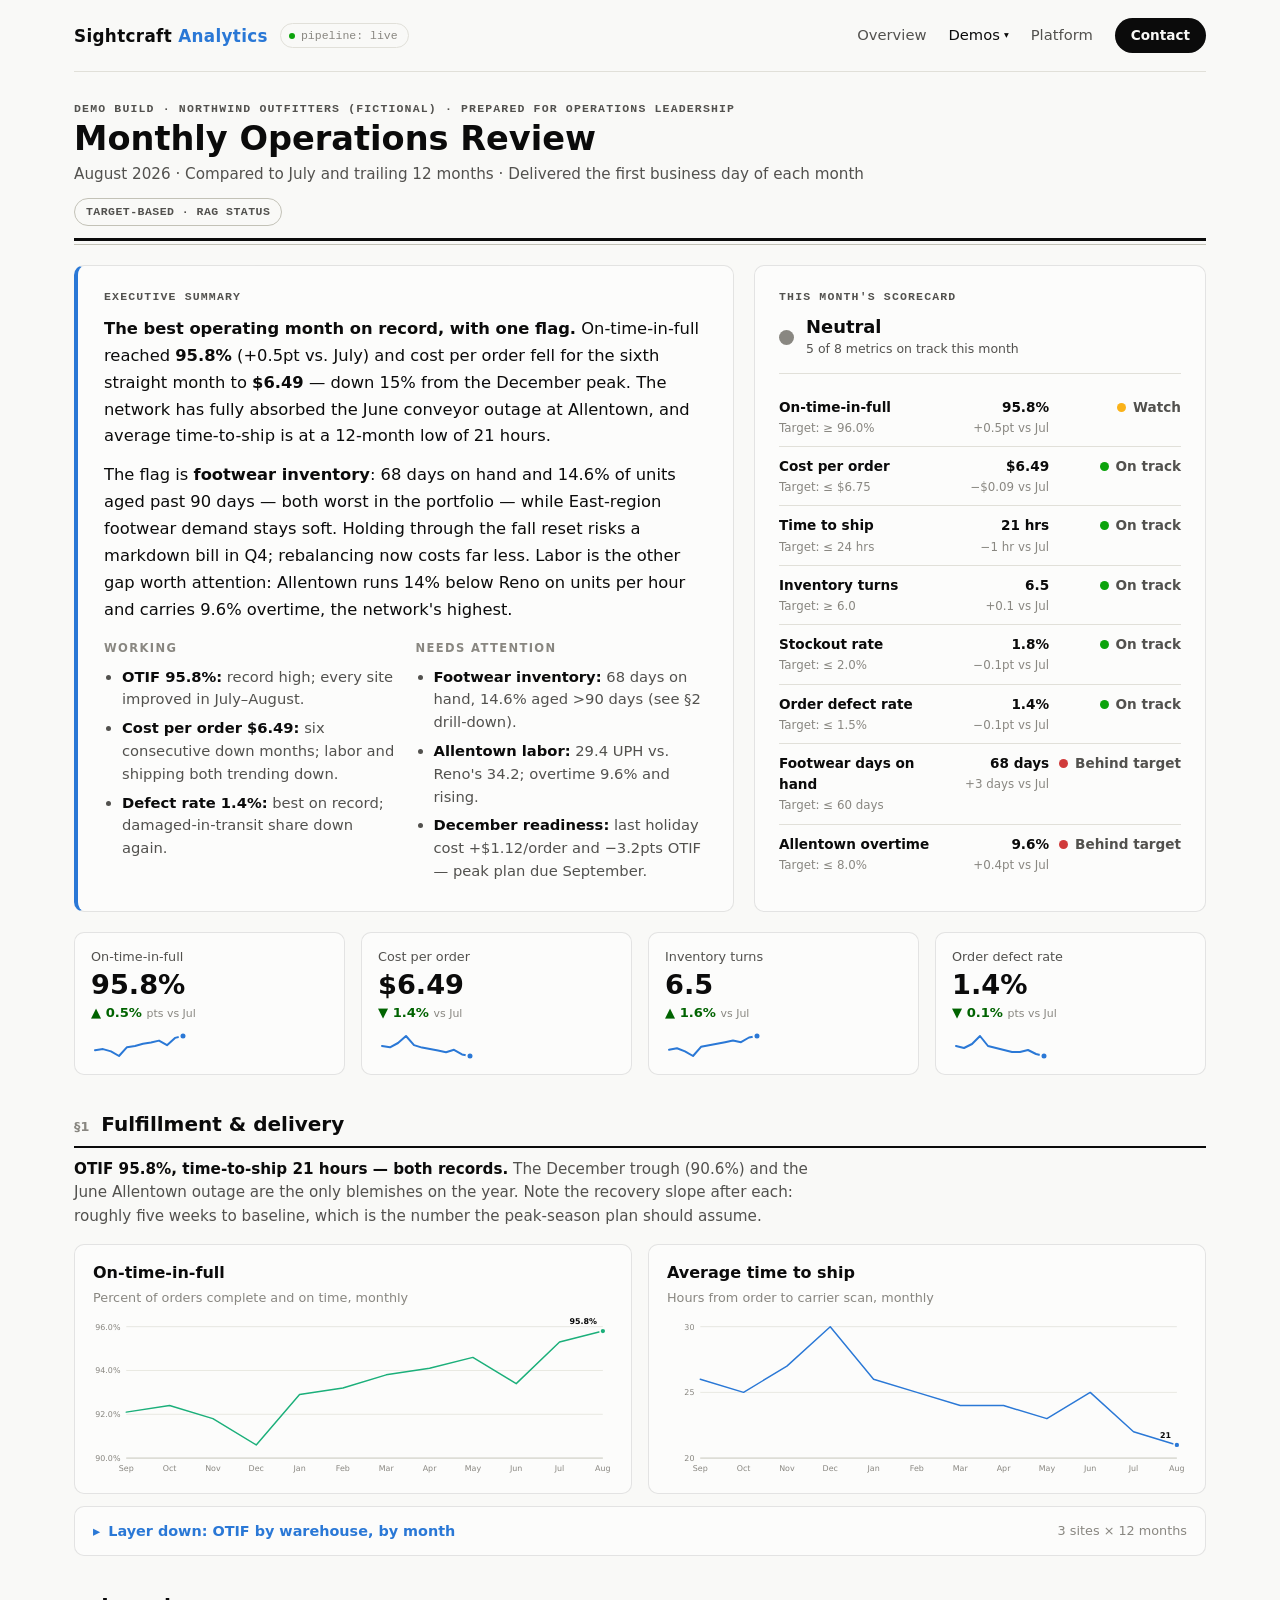
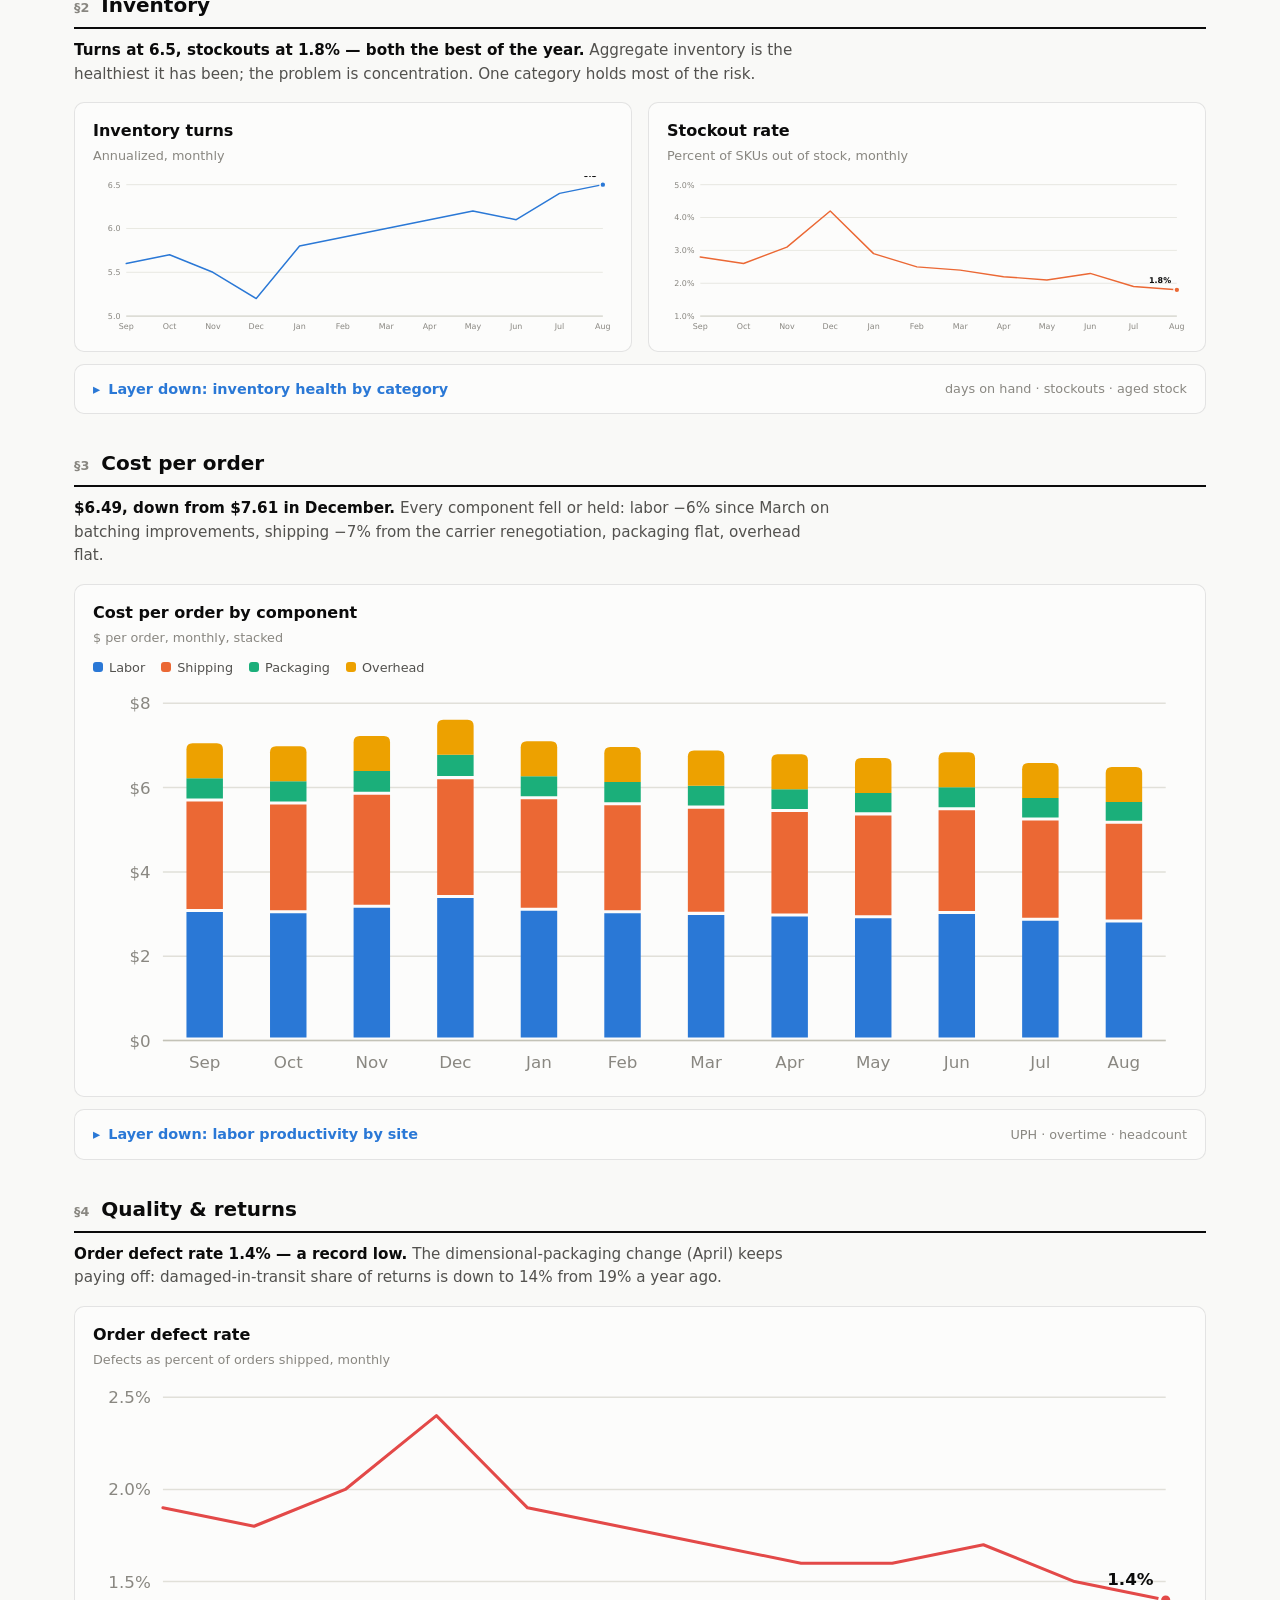
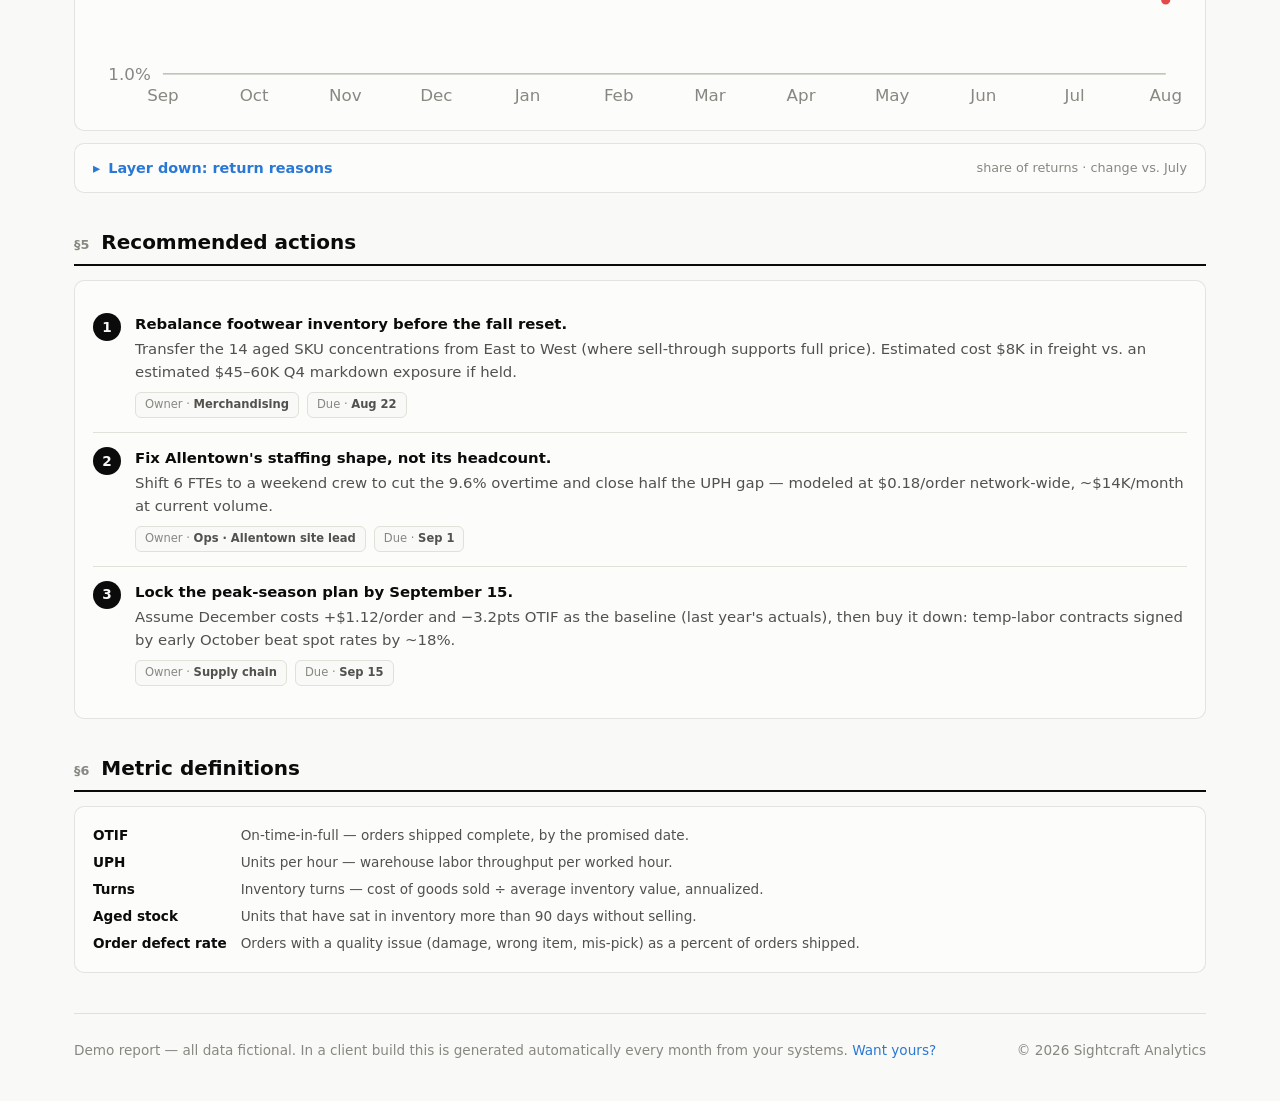
<file: reports/monthly-ops.html>
<!DOCTYPE html>
<html lang="en">
<head>
<meta charset="utf-8">
<meta name="viewport" content="width=device-width, initial-scale=1">
<title>Monthly Operations Review — Sightcraft Analytics demo</title>
<link rel="stylesheet" href="../assets/style.css">
</head>
<body>
<div class="wrap">

  <div id="site-nav"></div>
  <script src="../assets/nav.js" data-base="../" data-active="monthly"></script>

  <div style="padding-top:28px">
    <div class="kicker">Demo build · Northwind Outfitters (fictional) · Prepared for operations leadership</div>
    <div class="report-title">Monthly Operations Review</div>
    <div class="report-sub">August 2026 · Compared to July and trailing 12 months
      · Delivered the first business day of each month</div>
    <div style="margin:12px 0 2px">
      <span class="report-mode">Target-based · RAG status</span>
    </div>
    <div class="rule"></div>
    <div class="rule-thin"></div>
  </div>

  <!-- ================================================= executive summary -->
  <div class="summary-row">
    <div class="exec-summary">
      <div class="kicker" style="margin-bottom:10px">Executive summary</div>
      <p><strong>The best operating month on record, with one flag.</strong>
      On-time-in-full reached <strong>95.8%</strong> (+0.5pt vs. July) and cost per
      order fell for the sixth straight month to <strong>$6.49</strong> — down 15%
      from the December peak. The network has fully absorbed the June conveyor
      outage at Allentown, and average time-to-ship is at a 12-month low of 21
      hours.</p>
      <p>The flag is <strong>footwear inventory</strong>: 68 days on hand and 14.6%
      of units aged past 90 days — both worst in the portfolio — while East-region
      footwear demand stays soft. Holding through the fall reset risks a markdown
      bill in Q4; rebalancing now costs far less. Labor is the other gap worth
      attention: Allentown runs 14% below Reno on units per hour and carries 9.6%
      overtime, the network's highest.</p>
      <div class="exec-cols">
        <div>
          <h4>Working</h4>
          <ul>
            <li><strong>OTIF 95.8%:</strong> record high; every site improved in July–August.</li>
            <li><strong>Cost per order $6.49:</strong> six consecutive down months; labor and shipping both trending down.</li>
            <li><strong>Defect rate 1.4%:</strong> best on record; damaged-in-transit share down again.</li>
          </ul>
        </div>
        <div>
          <h4>Needs attention</h4>
          <ul>
            <li><strong>Footwear inventory:</strong> 68 days on hand, 14.6% aged &gt;90 days (see §2 drill-down).</li>
            <li><strong>Allentown labor:</strong> 29.4 UPH vs. Reno's 34.2; overtime 9.6% and rising.</li>
            <li><strong>December readiness:</strong> last holiday cost +$1.12/order and −3.2pts OTIF — peak plan due September.</li>
          </ul>
        </div>
      </div>
    </div>

    <div class="scorecard-panel">
      <div class="kicker" style="margin-bottom:10px">This month's scorecard</div>
      <div class="health-score" id="mo-health"></div>
      <table class="panel-scorecard" id="t-scorecard"><tbody></tbody></table>
    </div>
  </div>

  <!-- ==================================================== headline KPIs -->
  <div class="grid grid-4" style="margin:20px 0 8px">
    <div class="tile" id="k1"></div>
    <div class="tile" id="k2"></div>
    <div class="tile" id="k3"></div>
    <div class="tile" id="k4"></div>
  </div>

  <!-- ===================================================== fulfillment -->
  <div class="report-section">
    <div class="sec-head"><span class="sec-num">§1</span><h2>Fulfillment &amp; delivery</h2></div>
    <p class="sec-lede"><strong>OTIF 95.8%, time-to-ship 21 hours — both records.</strong>
    The December trough (90.6%) and the June Allentown outage are the only blemishes
    on the year. Note the recovery slope after each: roughly five weeks to baseline,
    which is the number the peak-season plan should assume.</p>
    <div class="grid grid-2">
      <div class="chart-card">
        <h3>On-time-in-full</h3>
        <div class="chart-sub">Percent of orders complete and on time, monthly</div>
        <div id="c-otif"></div>
      </div>
      <div class="chart-card">
        <h3>Average time to ship</h3>
        <div class="chart-sub">Hours from order to carrier scan, monthly</div>
        <div id="c-ship"></div>
      </div>
    </div>

    <details class="drill">
      <summary>Layer down: OTIF by warehouse, by month <span class="hint">3 sites × 12 months</span></summary>
      <div class="drill-body">
        <div class="chart-sub">Darker is better · hover any cell for the exact value</div>
        <div id="c-otif-heat"></div>
        <p style="font-size:.85rem;color:var(--muted);margin:10px 0 0">
        The two visible cold spots are December (all sites, holiday volume) and
        Allentown's June outage. Allentown has trailed the network in all 12
        months — its gap to Reno averages 2.4pts, which is structural (layout and
        conveyor age), not seasonal.</p>
      </div>
    </details>
  </div>

  <!-- ======================================================= inventory -->
  <div class="report-section">
    <div class="sec-head"><span class="sec-num">§2</span><h2>Inventory</h2></div>
    <p class="sec-lede"><strong>Turns at 6.5, stockouts at 1.8% — both the best of
    the year.</strong> Aggregate inventory is the healthiest it has been; the
    problem is concentration. One category holds most of the risk.</p>
    <div class="grid grid-2">
      <div class="chart-card">
        <h3>Inventory turns</h3>
        <div class="chart-sub">Annualized, monthly</div>
        <div id="c-turns"></div>
      </div>
      <div class="chart-card">
        <h3>Stockout rate</h3>
        <div class="chart-sub">Percent of SKUs out of stock, monthly</div>
        <div id="c-stockout"></div>
      </div>
    </div>

    <details class="drill">
      <summary>Layer down: inventory health by category <span class="hint">days on hand · stockouts · aged stock</span></summary>
      <div class="drill-body">
        <div class="table-scroll">
          <table class="data-table" id="t-inventory">
            <thead><tr>
              <th>Category</th><th class="num">Days on hand</th><th class="num">Turns</th>
              <th class="num">Stockout %</th><th class="num">Aged &gt;90 days</th>
            </tr></thead>
            <tbody></tbody>
          </table>
        </div>
        <p style="font-size:.85rem;color:var(--muted);margin:10px 0 0">
        Footwear is the outlier on every column — and its aged share (14.6%) maps
        directly to the East-region softness flagged in the weekly reviews. The
        aged units are concentrated in 14 SKUs; action 1 proposes moving them
        before the fall reset rather than marking them down in Q4.</p>
      </div>
    </details>
  </div>

  <!-- ============================================================ cost -->
  <div class="report-section">
    <div class="sec-head"><span class="sec-num">§3</span><h2>Cost per order</h2></div>
    <p class="sec-lede"><strong>$6.49, down from $7.61 in December.</strong> Every
    component fell or held: labor −6% since March on batching improvements,
    shipping −7% from the carrier renegotiation, packaging flat, overhead flat.</p>
    <div class="chart-card">
      <h3>Cost per order by component</h3>
      <div class="chart-sub">$ per order, monthly, stacked</div>
      <div id="c-cost"></div>
    </div>

    <details class="drill">
      <summary>Layer down: labor productivity by site <span class="hint">UPH · overtime · headcount</span></summary>
      <div class="drill-body">
        <div class="table-scroll">
          <table class="data-table" id="t-labor">
            <thead><tr>
              <th>Warehouse</th><th class="num">Units per hour</th>
              <th class="num">Overtime %</th><th class="num">Headcount</th>
            </tr></thead>
            <tbody></tbody>
          </table>
        </div>
        <p style="font-size:.85rem;color:var(--muted);margin:10px 0 0">
        Closing half of Allentown's UPH gap to Reno is worth roughly $0.18 per
        order network-wide — more than the next carrier negotiation. The
        overtime pattern says it's a staffing-shape problem (weekend coverage),
        not effort.</p>
      </div>
    </details>
  </div>

  <!-- ========================================================= quality -->
  <div class="report-section">
    <div class="sec-head"><span class="sec-num">§4</span><h2>Quality &amp; returns</h2></div>
    <p class="sec-lede"><strong>Order defect rate 1.4% — a record low.</strong>
    The dimensional-packaging change (April) keeps paying off: damaged-in-transit
    share of returns is down to 14% from 19% a year ago.</p>
    <div class="chart-card">
      <h3>Order defect rate</h3>
      <div class="chart-sub">Defects as percent of orders shipped, monthly</div>
      <div id="c-defect"></div>
    </div>

    <details class="drill">
      <summary>Layer down: return reasons <span class="hint">share of returns · change vs. July</span></summary>
      <div class="drill-body">
        <div class="table-scroll">
          <table class="data-table" id="t-reasons">
            <thead><tr>
              <th>Reason</th><th class="num">Share of returns</th><th class="num">vs. July</th>
            </tr></thead>
            <tbody></tbody>
          </table>
        </div>
        <p style="font-size:.85rem;color:var(--muted);margin:10px 0 0">
        Size/fit remains the biggest bucket (38%) but fell 2pts after the new
        size-guide rollout. The "Other" bucket jumped 3pts — worth a tagging
        audit before it hides a real signal.</p>
      </div>
    </details>
  </div>

  <!-- ========================================================== actions -->
  <div class="report-section">
    <div class="sec-head"><span class="sec-num">§5</span><h2>Recommended actions</h2></div>
    <div class="card" style="margin-top:14px">
      <ol class="actions-list">
        <li><div class="act-body"><strong>Rebalance footwear inventory before the
          fall reset.</strong> Transfer the 14 aged SKU concentrations from East
          to West (where sell-through supports full price). Estimated cost $8K in
          freight vs. an estimated $45–60K Q4 markdown exposure if held.
          <div class="act-meta"><span class="tag-owner">Merchandising</span><span class="tag-due">Aug 22</span></div>
        </div></li>
        <li><div class="act-body"><strong>Fix Allentown's staffing shape, not its
          headcount.</strong> Shift 6 FTEs to a weekend crew to cut the 9.6%
          overtime and close half the UPH gap — modeled at $0.18/order
          network-wide, ~$14K/month at current volume.
          <div class="act-meta"><span class="tag-owner">Ops · Allentown site lead</span><span class="tag-due">Sep 1</span></div>
        </div></li>
        <li><div class="act-body"><strong>Lock the peak-season plan by September 15.</strong>
          Assume December costs +$1.12/order and −3.2pts OTIF as the baseline
          (last year's actuals), then buy it down: temp-labor contracts signed by
          early October beat spot rates by ~18%.
          <div class="act-meta"><span class="tag-owner">Supply chain</span><span class="tag-due">Sep 15</span></div>
        </div></li>
      </ol>
    </div>
  </div>

  <!-- ======================================================== glossary -->
  <div class="report-section" style="margin-top:26px">
    <div class="sec-head"><span class="sec-num">§6</span><h2>Metric definitions</h2></div>
    <div class="card glossary-card" style="margin-top:14px">
      <dl>
        <dt>OTIF</dt><dd>On-time-in-full — orders shipped complete, by the promised date.</dd>
        <dt>UPH</dt><dd>Units per hour — warehouse labor throughput per worked hour.</dd>
        <dt>Turns</dt><dd>Inventory turns — cost of goods sold ÷ average inventory value, annualized.</dd>
        <dt>Aged stock</dt><dd>Units that have sat in inventory more than 90 days without selling.</dd>
        <dt>Order defect rate</dt><dd>Orders with a quality issue (damage, wrong item, mis-pick) as a percent of orders shipped.</dd>
      </dl>
    </div>
  </div>

  <footer>
    <div class="foot-grid">
      <div>Demo report — all data fictional. In a client build this is generated
        automatically every month from your systems.
        <a href="../index.html#contact">Want yours?</a></div>
      <div>© 2026 Sightcraft Analytics</div>
    </div>
  </footer>

</div>

<script src="../assets/charts.js"></script>
<script src="../assets/data.js"></script>
<script>
  const O = DATA.monthlyOps;
  const months = DATA.months;

  // headline KPIs
  Charts.statTile(document.getElementById("k1"), {
    label: "On-time-in-full", value: "95.8%", delta: 0.5, deltaLabel: "pts vs Jul",
    spark: O.otifPct });
  Charts.statTile(document.getElementById("k2"), {
    label: "Cost per order", value: "$6.49", delta: -1.4, upIsGood: false, deltaLabel: "vs Jul",
    spark: months.map((_, i) => Object.values(O.costPerOrder).reduce((a, s) => a + s[i], 0)) });
  Charts.statTile(document.getElementById("k3"), {
    label: "Inventory turns", value: "6.5", delta: 1.6, deltaLabel: "vs Jul",
    spark: O.inventoryTurns });
  Charts.statTile(document.getElementById("k4"), {
    label: "Order defect rate", value: "1.4%", delta: -0.1, upIsGood: false,
    deltaLabel: "pts vs Jul", spark: O.defectPct });

  // this month's scorecard — target vs. actual, next to the exec summary
  const footwear = O.inventoryByCategory.find(c => c.category === "Footwear");
  const allentown = O.laborDetail.find(l => l.site.startsWith("Allentown"));
  const costTotal = months.map((_, i) => Object.values(O.costPerOrder).reduce((a, s) => a + s[i], 0));
  const SCORECARD = [
    { metric: "On-time-in-full", target: "≥ 96.0%", actual: "95.8%", delta: "+0.5pt vs Jul", status: "watch" },
    { metric: "Cost per order", target: "≤ $6.75", actual: `$${costTotal[11].toFixed(2)}`, delta: "−$0.09 vs Jul", status: "good" },
    { metric: "Time to ship", target: "≤ 24 hrs", actual: `${O.shipHours[11]} hrs`, delta: "−1 hr vs Jul", status: "good" },
    { metric: "Inventory turns", target: "≥ 6.0", actual: O.inventoryTurns[11].toFixed(1), delta: "+0.1 vs Jul", status: "good" },
    { metric: "Stockout rate", target: "≤ 2.0%", actual: `${O.stockoutPct[11].toFixed(1)}%`, delta: "−0.1pt vs Jul", status: "good" },
    { metric: "Order defect rate", target: "≤ 1.5%", actual: `${O.defectPct[11].toFixed(1)}%`, delta: "−0.1pt vs Jul", status: "good" },
    { metric: "Footwear days on hand", target: "≤ 60 days", actual: `${footwear.daysOnHand} days`, delta: "+3 days vs Jul", status: "behind" },
    { metric: "Allentown overtime", target: "≤ 8.0%", actual: `${allentown.overtimePct.toFixed(1)}%`, delta: "+0.4pt vs Jul", status: "behind" },
  ];
  const moOnTrack = SCORECARD.filter(r => r.status === "good").length;
  const moHealth = Charts.healthScore(SCORECARD.map(r => r.status));
  const moHealthEl = document.getElementById("mo-health");
  moHealthEl.className = `health-score ${moHealth.level}`;
  moHealthEl.innerHTML = `<span class="dot"></span>
    <div><div class="hs-label">${moHealth.label}</div>
    <div class="hs-sub">${moOnTrack} of ${SCORECARD.length} metrics on track this month</div></div>`;
  document.querySelector("#t-scorecard tbody").innerHTML = SCORECARD.map(r => `
    <tr>
      <td><span class="m-name">${r.metric}</span><span class="m-target">Target: ${r.target}</span></td>
      <td class="m-actual">${r.actual}<span class="m-delta">${r.delta}</span></td>
      <td class="m-status">${Charts.ragBadge(r.status)}</td>
    </tr>`).join("");

  // §1 fulfillment
  Charts.lineChart(document.getElementById("c-otif"), {
    labels: months, height: 220, decimals: 1, suffix: "%", yMin: "auto",
    series: [{ name: "OTIF", color: 3, values: O.otifPct }],
  });
  Charts.lineChart(document.getElementById("c-ship"), {
    labels: months, height: 220, yMin: "auto",
    series: [{ name: "Hours to ship", color: 1, values: O.shipHours }],
  });
  Charts.heatmap(document.getElementById("c-otif-heat"), {
    rows: O.warehouseOtifHeat.rows, cols: months,
    values: O.warehouseOtifHeat.values, fmt: (v) => v.toFixed(1) + "%",
  });

  // §2 inventory
  Charts.lineChart(document.getElementById("c-turns"), {
    labels: months, height: 220, decimals: 1, yMin: "auto",
    series: [{ name: "Turns", color: 1, values: O.inventoryTurns }],
  });
  Charts.lineChart(document.getElementById("c-stockout"), {
    labels: months, height: 220, decimals: 1, suffix: "%", yMin: "auto",
    series: [{ name: "Stockout rate", color: 2, values: O.stockoutPct }],
  });
  document.querySelector("#t-inventory tbody").innerHTML = O.inventoryByCategory.map(c => `
    <tr><td>${c.category}</td>
      <td class="num ${c.daysOnHand > 60 ? "neg" : ""}">${c.daysOnHand}</td>
      <td class="num">${c.turns.toFixed(1)}</td>
      <td class="num ${c.stockoutPct > 2 ? "neg" : ""}">${c.stockoutPct.toFixed(1)}%</td>
      <td class="num ${c.agedPct > 10 ? "neg" : "pos"}">${c.agedPct.toFixed(1)}%</td></tr>`).join("");

  // §3 cost
  Charts.barChart(document.getElementById("c-cost"), {
    labels: months, stacked: true, prefix: "$", decimals: 2, height: 260,
    series: Object.entries(O.costPerOrder).map(([name, values], i) =>
      ({ name, color: i + 1, values })),
  });
  document.querySelector("#t-labor tbody").innerHTML = O.laborDetail.map(l => `
    <tr><td>${l.site}</td>
      <td class="num ${l.uph >= 34 ? "pos" : l.uph < 30 ? "neg" : ""}">${l.uph.toFixed(1)}</td>
      <td class="num ${l.overtimePct > 8 ? "neg" : ""}">${l.overtimePct.toFixed(1)}%</td>
      <td class="num">${l.headcount}</td></tr>`).join("");

  // §4 quality
  Charts.lineChart(document.getElementById("c-defect"), {
    labels: months, height: 220, decimals: 1, suffix: "%", yMin: "auto",
    series: [{ name: "Defect rate", color: 8, values: O.defectPct }],
  });
  document.querySelector("#t-reasons tbody").innerHTML = O.returnReasons.map(r => `
    <tr><td>${r.reason}</td>
      <td class="num">${r.sharePct}%</td>
      <td class="num ${r.momPts < 0 ? "pos" : r.momPts > 1 ? "neg" : ""}">${r.momPts > 0 ? "+" : ""}${r.momPts}pt</td></tr>`).join("");
</script>
</body>
</html>
</file>
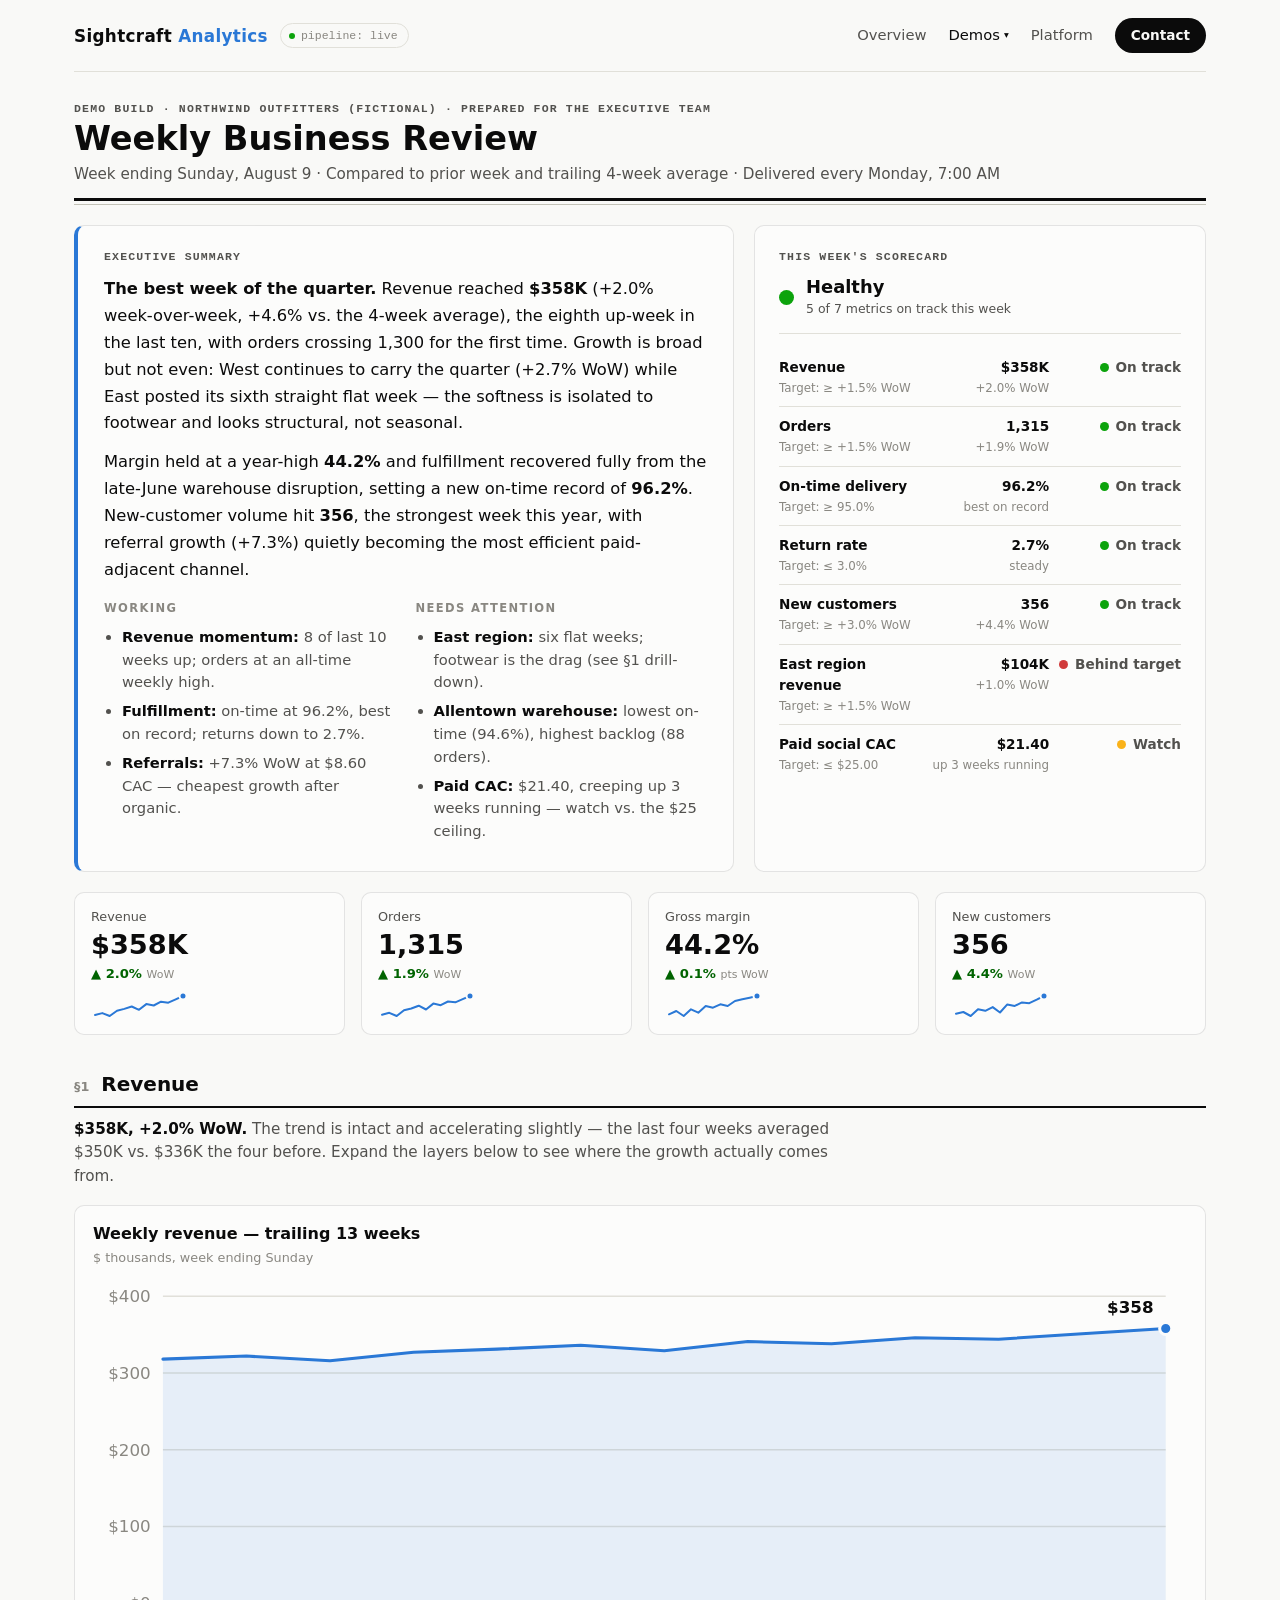
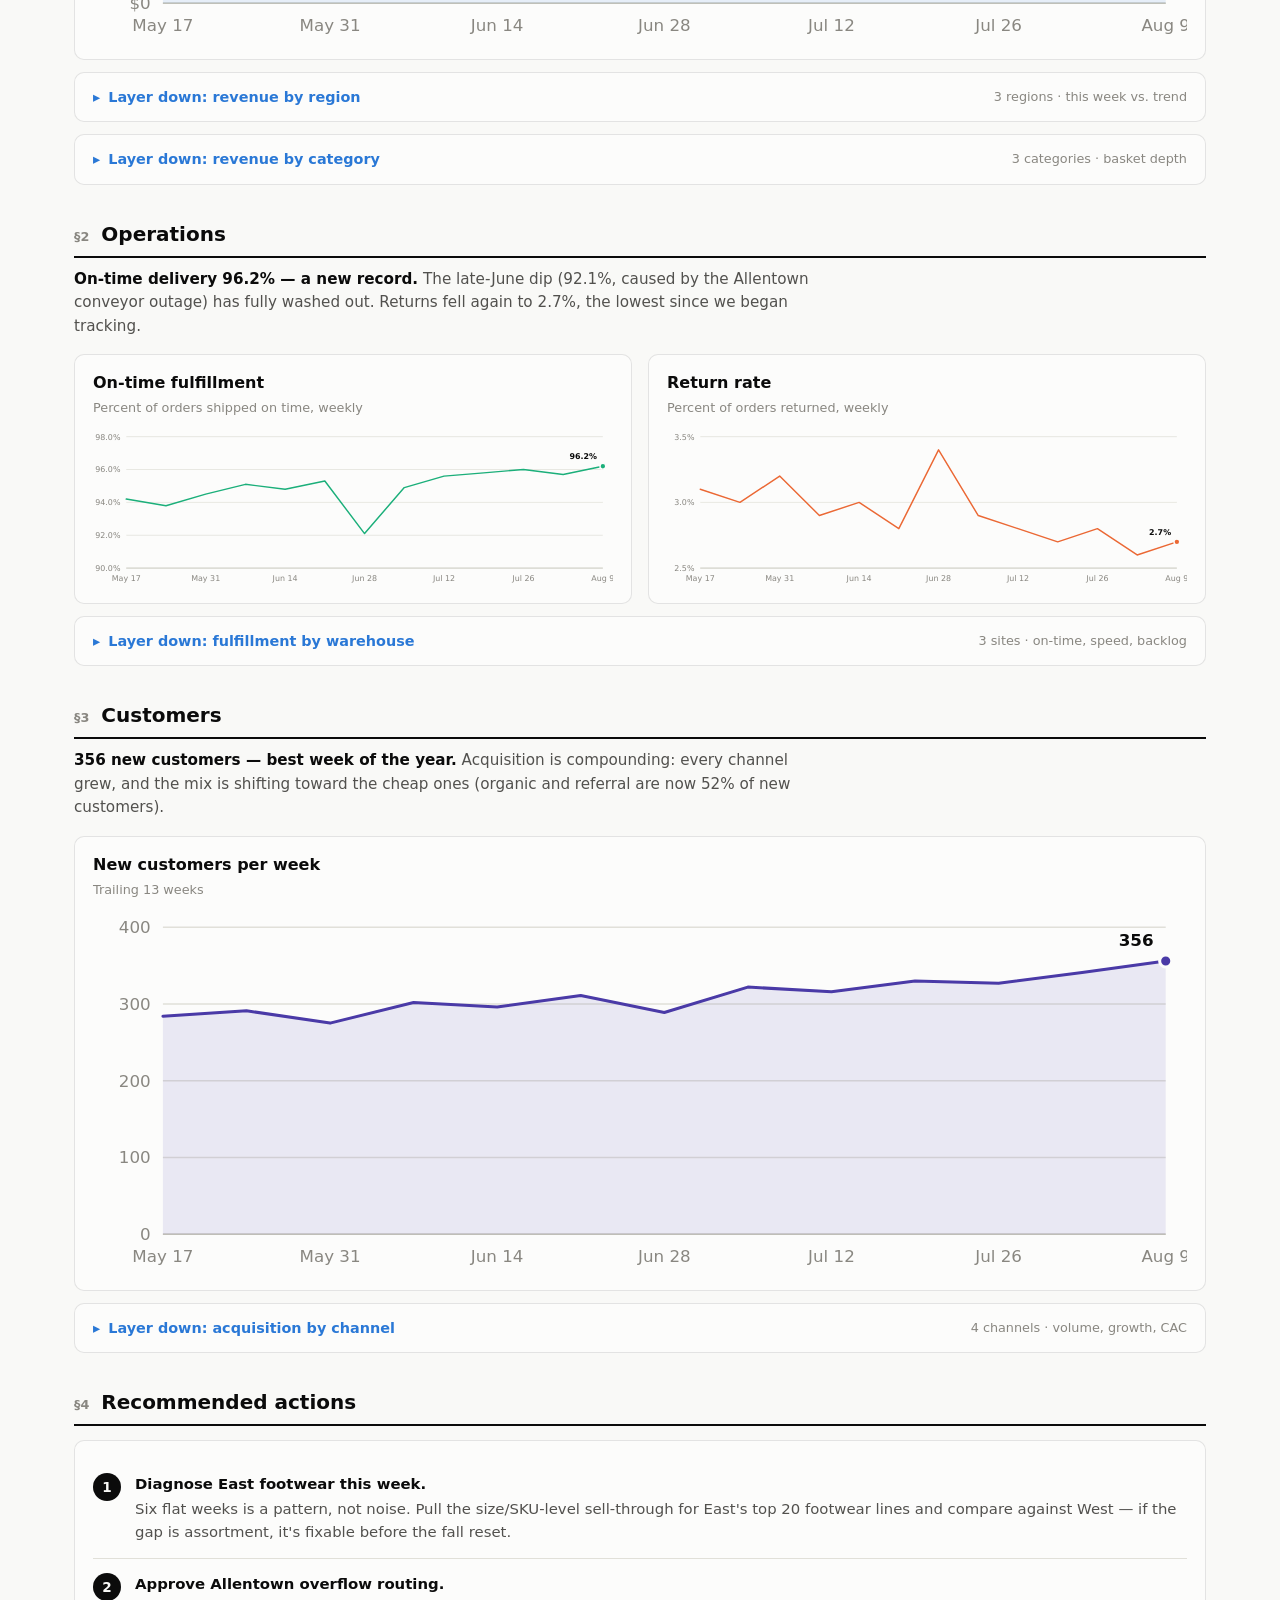
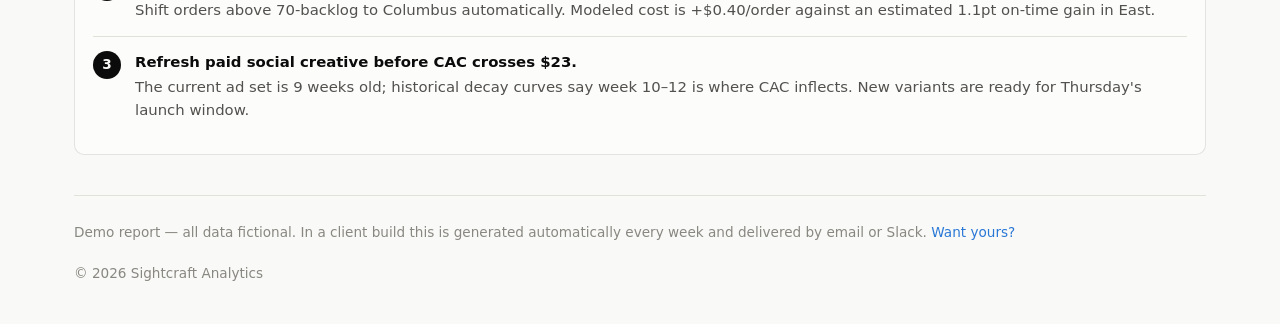
<file: reports/weekly.html>
<!DOCTYPE html>
<html lang="en">
<head>
<meta charset="utf-8">
<meta name="viewport" content="width=device-width, initial-scale=1">
<title>Weekly Business Review — Sightcraft Analytics demo</title>
<link rel="stylesheet" href="../assets/style.css">
</head>
<body>
<div class="wrap">

  <div id="site-nav"></div>
  <script src="../assets/nav.js" data-base="../" data-active="weekly"></script>

  <div style="padding-top:28px">
    <div class="kicker">Demo build · Northwind Outfitters (fictional) · Prepared for the executive team</div>
    <div class="report-title">Weekly Business Review</div>
    <div class="report-sub">Week ending Sunday, August 9 · Compared to prior week
      and trailing 4-week average · Delivered every Monday, 7:00 AM</div>
    <div class="rule"></div>
    <div class="rule-thin"></div>
  </div>

  <!-- ================================================= executive summary -->
  <div class="summary-row">
    <div class="exec-summary">
      <div class="kicker" style="margin-bottom:10px">Executive summary</div>
      <p><strong>The best week of the quarter.</strong> Revenue reached
      <strong>$358K</strong> (+2.0% week-over-week, +4.6% vs. the 4-week average),
      the eighth up-week in the last ten, with orders crossing 1,300 for the first
      time. Growth is broad but not even: West continues to carry the quarter
      (+2.7% WoW) while East posted its sixth straight flat week — the softness is
      isolated to footwear and looks structural, not seasonal.</p>
      <p>Margin held at a year-high <strong>44.2%</strong> and fulfillment recovered
      fully from the late-June warehouse disruption, setting a new on-time record of
      <strong>96.2%</strong>. New-customer volume hit <strong>356</strong>, the
      strongest week this year, with referral growth (+7.3%) quietly becoming the
      most efficient paid-adjacent channel.</p>
      <div class="exec-cols">
        <div>
          <h4>Working</h4>
          <ul>
            <li><strong>Revenue momentum:</strong> 8 of last 10 weeks up; orders at an all-time weekly high.</li>
            <li><strong>Fulfillment:</strong> on-time at 96.2%, best on record; returns down to 2.7%.</li>
            <li><strong>Referrals:</strong> +7.3% WoW at $8.60 CAC — cheapest growth after organic.</li>
          </ul>
        </div>
        <div>
          <h4>Needs attention</h4>
          <ul>
            <li><strong>East region:</strong> six flat weeks; footwear is the drag (see §1 drill-down).</li>
            <li><strong>Allentown warehouse:</strong> lowest on-time (94.6%), highest backlog (88 orders).</li>
            <li><strong>Paid CAC:</strong> $21.40, creeping up 3 weeks running — watch vs. the $25 ceiling.</li>
          </ul>
        </div>
      </div>
    </div>

    <div class="scorecard-panel">
      <div class="kicker" style="margin-bottom:10px">This week's scorecard</div>
      <div class="health-score" id="wk-health"></div>
      <table class="panel-scorecard" id="t-wk-scorecard"><tbody></tbody></table>
    </div>
  </div>

  <!-- ==================================================== headline KPIs -->
  <div class="grid grid-4" style="margin-bottom:8px">
    <div class="tile" id="k1"></div>
    <div class="tile" id="k2"></div>
    <div class="tile" id="k3"></div>
    <div class="tile" id="k4"></div>
  </div>

  <!-- ========================================================= revenue -->
  <div class="report-section">
    <div class="sec-head"><span class="sec-num">§1</span><h2>Revenue</h2></div>
    <p class="sec-lede"><strong>$358K, +2.0% WoW.</strong> The trend is intact and
    accelerating slightly — the last four weeks averaged $350K vs. $336K the four
    before. Expand the layers below to see where the growth actually comes from.</p>
    <div class="chart-card">
      <h3>Weekly revenue — trailing 13 weeks</h3>
      <div class="chart-sub">$ thousands, week ending Sunday</div>
      <div id="c-rev"></div>
    </div>

    <details class="drill">
      <summary>Layer down: revenue by region <span class="hint">3 regions · this week vs. trend</span></summary>
      <div class="drill-body">
        <div class="chart-sub">Weekly revenue by region, $ thousands</div>
        <div id="c-rev-region"></div>
        <div class="table-scroll" style="margin-top:12px">
          <table class="data-table" id="t-region">
            <thead><tr>
              <th>Region</th><th class="num">Revenue</th><th class="num">WoW</th>
              <th class="num">vs 4-wk avg</th><th>What's driving it</th>
            </tr></thead>
            <tbody></tbody>
          </table>
        </div>
      </div>
    </details>

    <details class="drill">
      <summary>Layer down: revenue by category <span class="hint">3 categories · basket depth</span></summary>
      <div class="drill-body">
        <div class="table-scroll">
          <table class="data-table" id="t-category">
            <thead><tr>
              <th>Category</th><th class="num">Revenue ($K)</th>
              <th class="num">WoW</th><th class="num">Units per order</th>
            </tr></thead>
            <tbody></tbody>
          </table>
        </div>
        <p style="font-size:.85rem;color:var(--muted);margin:10px 0 0">
        Accessories keep outgrowing the store (+3.8% WoW) on the strength of
        add-to-cart bundling — the attach-rate experiment from July is paying for
        itself. Footwear's softness is concentrated in East (see §1 regions).</p>
      </div>
    </details>
  </div>

  <!-- ====================================================== operations -->
  <div class="report-section">
    <div class="sec-head"><span class="sec-num">§2</span><h2>Operations</h2></div>
    <p class="sec-lede"><strong>On-time delivery 96.2% — a new record.</strong>
    The late-June dip (92.1%, caused by the Allentown conveyor outage) has fully
    washed out. Returns fell again to 2.7%, the lowest since we began tracking.</p>
    <div class="grid grid-2">
      <div class="chart-card">
        <h3>On-time fulfillment</h3>
        <div class="chart-sub">Percent of orders shipped on time, weekly</div>
        <div id="c-ontime"></div>
      </div>
      <div class="chart-card">
        <h3>Return rate</h3>
        <div class="chart-sub">Percent of orders returned, weekly</div>
        <div id="c-returns"></div>
      </div>
    </div>

    <details class="drill">
      <summary>Layer down: fulfillment by warehouse <span class="hint">3 sites · on-time, speed, backlog</span></summary>
      <div class="drill-body">
        <div class="table-scroll">
          <table class="data-table" id="t-warehouse">
            <thead><tr>
              <th>Warehouse</th><th class="num">On-time %</th>
              <th class="num">Avg. hours to ship</th><th class="num">Open backlog</th>
            </tr></thead>
            <tbody></tbody>
          </table>
        </div>
        <p style="font-size:.85rem;color:var(--muted);margin:10px 0 0">
        Allentown remains the weakest site on all three measures. Its backlog
        (88) is double Reno's — if East demand recovers, it becomes the
        bottleneck. Recommend the overflow-routing change before the September
        push (see action 2).</p>
      </div>
    </details>
  </div>

  <!-- ======================================================= customers -->
  <div class="report-section">
    <div class="sec-head"><span class="sec-num">§3</span><h2>Customers</h2></div>
    <p class="sec-lede"><strong>356 new customers — best week of the year.</strong>
    Acquisition is compounding: every channel grew, and the mix is shifting toward
    the cheap ones (organic and referral are now 52% of new customers).</p>
    <div class="chart-card">
      <h3>New customers per week</h3>
      <div class="chart-sub">Trailing 13 weeks</div>
      <div id="c-newcust"></div>
    </div>

    <details class="drill">
      <summary>Layer down: acquisition by channel <span class="hint">4 channels · volume, growth, CAC</span></summary>
      <div class="drill-body">
        <div class="table-scroll">
          <table class="data-table" id="t-channel">
            <thead><tr>
              <th>Channel</th><th class="num">New customers</th>
              <th class="num">WoW</th><th class="num">CAC</th>
            </tr></thead>
            <tbody></tbody>
          </table>
        </div>
        <p style="font-size:.85rem;color:var(--muted);margin:10px 0 0">
        Paid social CAC has risen three straight weeks ($19.80 → $20.60 → $21.40).
        Still under the $25 ceiling, but the trend line crosses it in ~5 weeks if
        unaddressed — creative refresh is queued (action 3).</p>
      </div>
    </details>
  </div>

  <!-- ========================================================== actions -->
  <div class="report-section">
    <div class="sec-head"><span class="sec-num">§4</span><h2>Recommended actions</h2></div>
    <div class="card" style="margin-top:14px">
      <ol class="actions-list">
        <li><div class="act-body"><strong>Diagnose East footwear this week.</strong>
          Six flat weeks is a pattern, not noise. Pull the size/SKU-level sell-through
          for East's top 20 footwear lines and compare against West — if the gap is
          assortment, it's fixable before the fall reset.</div></li>
        <li><div class="act-body"><strong>Approve Allentown overflow routing.</strong>
          Shift orders above 70-backlog to Columbus automatically. Modeled cost is
          +$0.40/order against an estimated 1.1pt on-time gain in East.</div></li>
        <li><div class="act-body"><strong>Refresh paid social creative before CAC
          crosses $23.</strong> The current ad set is 9 weeks old; historical decay
          curves say week 10–12 is where CAC inflects. New variants are ready for
          Thursday's launch window.</div></li>
      </ol>
    </div>
  </div>

  <footer>
    <div class="foot-grid">
      <div>Demo report — all data fictional. In a client build this is generated
        automatically every week and delivered by email or Slack.
        <a href="../index.html#contact">Want yours?</a></div>
      <div>© 2026 Sightcraft Analytics</div>
    </div>
  </footer>

</div>

<script src="../assets/charts.js"></script>
<script src="../assets/data.js"></script>
<script>
  const W = DATA.weekly;

  // headline KPIs
  const last = (a) => a[a.length - 1];
  const wow = (a) => ((last(a) - a[a.length - 2]) / a[a.length - 2]) * 100;
  Charts.statTile(document.getElementById("k1"), {
    label: "Revenue", value: "$358K", delta: wow(W.revenue), deltaLabel: "WoW",
    spark: W.revenue });
  Charts.statTile(document.getElementById("k2"), {
    label: "Orders", value: "1,315", delta: wow(W.orders), deltaLabel: "WoW",
    spark: W.orders });
  Charts.statTile(document.getElementById("k3"), {
    label: "Gross margin", value: "44.2%", delta: 0.1, deltaLabel: "pts WoW",
    spark: W.marginPct });
  Charts.statTile(document.getElementById("k4"), {
    label: "New customers", value: "356", delta: wow(W.newCustomers), deltaLabel: "WoW",
    spark: W.newCustomers });

  // this week's scorecard — target vs. actual, next to the exec summary
  const paidCac = W.acquisitionDetail.find(a => a.channel === "Paid social").cac;
  const WK_SCORECARD = [
    { metric: "Revenue", target: "≥ +1.5% WoW", actual: "$358K", delta: `+${wow(W.revenue).toFixed(1)}% WoW`, status: "good" },
    { metric: "Orders", target: "≥ +1.5% WoW", actual: "1,315", delta: `+${wow(W.orders).toFixed(1)}% WoW`, status: "good" },
    { metric: "On-time delivery", target: "≥ 95.0%", actual: "96.2%", delta: "best on record", status: "good" },
    { metric: "Return rate", target: "≤ 3.0%", actual: "2.7%", delta: "steady", status: "good" },
    { metric: "New customers", target: "≥ +3.0% WoW", actual: "356", delta: `+${wow(W.newCustomers).toFixed(1)}% WoW`, status: "good" },
    { metric: "East region revenue", target: "≥ +1.5% WoW", actual: "$104K", delta: `+${wow(W.revenueByRegion.East).toFixed(1)}% WoW`, status: "behind" },
    { metric: "Paid social CAC", target: "≤ $25.00", actual: `$${paidCac.toFixed(2)}`, delta: "up 3 weeks running", status: "watch" },
  ];
  const wkOnTrack = WK_SCORECARD.filter(r => r.status === "good").length;
  const wkHealth = Charts.healthScore(WK_SCORECARD.map(r => r.status));
  const wkHealthEl = document.getElementById("wk-health");
  wkHealthEl.className = `health-score ${wkHealth.level}`;
  wkHealthEl.innerHTML = `<span class="dot"></span>
    <div><div class="hs-label">${wkHealth.label}</div>
    <div class="hs-sub">${wkOnTrack} of ${WK_SCORECARD.length} metrics on track this week</div></div>`;
  document.querySelector("#t-wk-scorecard tbody").innerHTML = WK_SCORECARD.map(r => `
    <tr>
      <td><span class="m-name">${r.metric}</span><span class="m-target">Target: ${r.target}</span></td>
      <td class="m-actual">${r.actual}<span class="m-delta">${r.delta}</span></td>
      <td class="m-status">${Charts.ragBadge(r.status)}</td>
    </tr>`).join("");

  // §1 revenue
  Charts.lineChart(document.getElementById("c-rev"), {
    labels: W.weeks, prefix: "$", areaFill: true, height: 240,
    series: [{ name: "Revenue", color: 1, values: W.revenue }],
  });
  Charts.lineChart(document.getElementById("c-rev-region"), {
    labels: W.weeks, prefix: "$", height: 220,
    series: [
      { name: "West", color: 1, values: W.revenueByRegion.West },
      { name: "East", color: 2, values: W.revenueByRegion.East },
      { name: "Central", color: 3, values: W.revenueByRegion.Central },
    ],
  });
  document.querySelector("#t-region tbody").innerHTML = W.regionDetail.map(r => `
    <tr><td>${r.region}</td>
      <td class="num">$${r.revenue}K</td>
      <td class="num ${r.wow >= 2 ? "pos" : ""}">+${r.wow.toFixed(1)}%</td>
      <td class="num ${r.vs4wk >= 3 ? "pos" : ""}">+${r.vs4wk.toFixed(1)}%</td>
      <td style="color:var(--ink-2)">${r.note}</td></tr>`).join("");
  document.querySelector("#t-category tbody").innerHTML = W.categoryDetail.map(c => `
    <tr><td>${c.category}</td>
      <td class="num">$${c.revenue}</td>
      <td class="num ${c.wow >= 3 ? "pos" : ""}">+${c.wow.toFixed(1)}%</td>
      <td class="num">${c.unitsPerOrder.toFixed(1)}</td></tr>`).join("");

  // §2 operations
  Charts.lineChart(document.getElementById("c-ontime"), {
    labels: W.weeks, height: 220, decimals: 1, suffix: "%", yMin: "auto",
    series: [{ name: "On-time", color: 3, values: W.onTimePct }],
  });
  Charts.lineChart(document.getElementById("c-returns"), {
    labels: W.weeks, height: 220, decimals: 1, suffix: "%", yMin: "auto",
    series: [{ name: "Returns", color: 2, values: W.returnsPct }],
  });
  document.querySelector("#t-warehouse tbody").innerHTML = W.warehouseDetail.map(w => `
    <tr><td>${w.site}</td>
      <td class="num ${w.onTime >= 96 ? "pos" : w.onTime < 95 ? "neg" : ""}">${w.onTime.toFixed(1)}%</td>
      <td class="num">${w.shipHrs}</td>
      <td class="num ${w.backlog > 80 ? "neg" : ""}">${w.backlog}</td></tr>`).join("");

  // §3 customers
  Charts.lineChart(document.getElementById("c-newcust"), {
    labels: W.weeks, areaFill: true, height: 240,
    series: [{ name: "New customers", color: 7, values: W.newCustomers }],
  });
  document.querySelector("#t-channel tbody").innerHTML = W.acquisitionDetail.map(c => `
    <tr><td>${c.channel}</td>
      <td class="num">${c.newCust}</td>
      <td class="num ${c.wow >= 5 ? "pos" : ""}">+${c.wow.toFixed(1)}%</td>
      <td class="num">${c.cac === 0 ? "—" : "$" + c.cac.toFixed(2)}</td></tr>`).join("");
</script>
</body>
</html>
</file>
<file: assets/style.css>
/* Sightcraft Analytics — shared styles
   Editorial report aesthetic: cream surfaces, hairline rules, system sans. */

:root {
  color-scheme: light;
  --bg: #f9f9f7;
  --surface: #fcfcfb;
  --ink: #0b0b0b;
  --ink-2: #52514e;
  --muted: #898781;
  --grid: #e1e0d9;
  --baseline: #c3c2b7;
  --border: rgba(11, 11, 11, 0.10);
  --accent: #2a78d6;
  --accent-glow: rgba(42, 120, 214, 0.28);
  --mono: ui-monospace, "SF Mono", "Cascadia Code", "Consolas", monospace;
  --dot-grid: radial-gradient(rgba(11, 11, 11, 0.08) 1px, transparent 1px);
  --good: #006300;
  --bad: #d03b3b;
  /* status palette — fixed, mode-invariant; ships with icon/label, never color alone */
  --status-good: #0ca30c;
  --status-warning: #fab219;
  --status-serious: #ec835a;
  --status-critical: #d03b3b;
  /* categorical series slots (fixed order — never cycled) */
  --s1: #2a78d6; --s2: #eb6834; --s3: #1baf7a; --s4: #eda100;
  --s5: #e87ba4; --s6: #008300; --s7: #4a3aa7; --s8: #e34948;
  /* sequential ramp for heatmaps (low → high) */
  --heat-1: #cde2fb; --heat-2: #9ec5f4; --heat-3: #6da7ec;
  --heat-4: #3987e5; --heat-5: #256abf; --heat-6: #184f95;
}

@media (prefers-color-scheme: dark) {
  :root {
    color-scheme: dark;
    --bg: #0d0d0d;
    --surface: #1a1a19;
    --ink: #ffffff;
    --ink-2: #c3c2b7;
    --muted: #898781;
    --grid: #2c2c2a;
    --baseline: #383835;
    --border: rgba(255, 255, 255, 0.10);
    --accent: #3987e5;
    --accent-glow: rgba(57, 135, 229, 0.35);
    --dot-grid: radial-gradient(rgba(255, 255, 255, 0.09) 1px, transparent 1px);
    --good: #0ca30c;
    --bad: #e66767;
    --s1: #3987e5; --s2: #d95926; --s3: #199e70; --s4: #c98500;
    --s5: #d55181; --s6: #008300; --s7: #9085e9; --s8: #e66767;
    /* on dark, high magnitude = lighter (attention) */
    --heat-1: #184f95; --heat-2: #1c5cab; --heat-3: #2a78d6;
    --heat-4: #3987e5; --heat-5: #6da7ec; --heat-6: #9ec5f4;
  }
}

* { box-sizing: border-box; }

body {
  margin: 0;
  background: var(--bg);
  color: var(--ink);
  font-family: system-ui, -apple-system, "Segoe UI", sans-serif;
  font-size: 16px;
  line-height: 1.55;
}

a { color: var(--accent); text-decoration: none; }
a:hover { text-decoration: underline; }

.wrap { max-width: 1180px; margin: 0 auto; padding: 0 24px; }

/* ------------------------------------------------------------------ nav */
.nav {
  display: flex; align-items: center; justify-content: space-between;
  padding: 18px 0; border-bottom: 1px solid var(--grid);
}
.nav .brand {
  font-weight: 700; font-size: 1.05rem; color: var(--ink);
  letter-spacing: .02em;
}
.nav .brand:hover { text-decoration: none; }
.nav .brand span { color: var(--accent); }
.nav .brand-group { display: flex; align-items: center; gap: 12px; }
.nav nav { display: flex; gap: 22px; flex-wrap: wrap; align-items: center; }
.nav nav a { color: var(--ink-2); font-size: .92rem; }
.nav nav a:hover { color: var(--ink); text-decoration: none; }
.nav nav a.active { color: var(--ink); font-weight: 600; }
@media (max-width: 640px) {
  .nav { flex-wrap: wrap; row-gap: 12px; }
  .nav nav { flex-direction: column; align-items: flex-start; width: 100%; gap: 14px; }
  .nav-dropdown { align-self: stretch; }
}

.nav-dropdown { position: relative; }
.nav-dd-btn {
  background: none; border: none; font: inherit; color: var(--ink-2); font-size: .92rem;
  cursor: pointer; display: inline-flex; align-items: center; gap: 4px; padding: 0;
}
.nav-dd-btn:hover, .nav-dd-btn.active { color: var(--ink); }
.nav-dd-btn .caret { font-size: .65em; transition: transform .15s ease; }
.nav-dropdown.open .caret { transform: rotate(180deg); }
.nav-dd-menu {
  position: absolute; top: calc(100% + 14px); left: 50%; transform: translateX(-50%);
  background: var(--surface); border: 1px solid var(--border); border-radius: 10px;
  padding: 6px; min-width: 220px; box-shadow: 0 12px 32px rgba(0,0,0,.14);
  display: none; flex-direction: column; z-index: 40;
}
.nav-dropdown.open .nav-dd-menu { display: flex; }
.nav-dd-menu a {
  padding: 8px 12px; border-radius: 6px; font-size: .88rem; color: var(--ink-2) !important;
  font-weight: 400 !important;
}
.nav-dd-menu a:hover { background: var(--bg); color: var(--ink) !important; text-decoration: none; }
.nav-dd-menu a.active { color: var(--ink) !important; font-weight: 600 !important; background: var(--bg); }
@media (max-width: 640px) {
  .nav-dd-menu { left: 0; right: auto; transform: none; min-width: 200px; }
}

.nav-cta {
  background: var(--ink); color: var(--bg) !important; padding: 7px 16px !important;
  border-radius: 999px; font-size: .85rem !important; font-weight: 600 !important;
  transition: opacity .15s ease, transform .15s ease;
}
.nav-cta:hover { text-decoration: none !important; opacity: .88; transform: translateY(-1px); }

.status-pill {
  display: inline-flex; align-items: center; gap: 6px;
  font-family: var(--mono); font-size: .72rem; color: var(--muted);
  border: 1px solid var(--grid); border-radius: 999px; padding: 3px 10px 3px 8px;
}
.status-pill .live-dot {
  width: 6px; height: 6px; border-radius: 50%; background: var(--status-good);
  box-shadow: 0 0 0 0 rgba(12, 163, 12, .5);
  animation: pulse-dot 2s ease-out infinite;
}
@keyframes pulse-dot {
  0%   { box-shadow: 0 0 0 0 rgba(12, 163, 12, .45); }
  70%  { box-shadow: 0 0 0 6px rgba(12, 163, 12, 0); }
  100% { box-shadow: 0 0 0 0 rgba(12, 163, 12, 0); }
}
@media (prefers-reduced-motion: reduce) {
  .status-pill .live-dot { animation: none; }
}

/* ------------------------------------------------------- report header */
.kicker {
  font-family: var(--mono);
  letter-spacing: .1em; text-transform: uppercase;
  font-size: .72rem; font-weight: 600; color: var(--ink-2);
}
.report-title {
  font-size: 2.1rem; font-weight: 700; line-height: 1.15;
  margin: 2px 0 4px;
}
.report-sub { color: var(--ink-2); font-size: .95rem; }
.rule { border-top: 3px solid var(--ink); margin: 12px 0 3px; }
.rule-thin { border-top: 1px solid var(--baseline); margin: 0 0 10px; }

/* ------------------------------------------------------------------ hero */
.hero-band {
  position: relative; overflow: hidden;
  background-image: var(--dot-grid);
  background-size: 22px 22px;
  -webkit-mask-image: linear-gradient(to bottom, black 55%, transparent 100%);
          mask-image: linear-gradient(to bottom, black 55%, transparent 100%);
}
.hero-band::before {
  content: ""; position: absolute; top: -220px; left: 50%; transform: translateX(-38%);
  width: 640px; height: 640px; border-radius: 50%; pointer-events: none;
  background: radial-gradient(circle, var(--accent-glow) 0%, transparent 68%);
}
.hero { position: relative; padding: 64px 0 36px; }
.hero-inner { display: grid; grid-template-columns: 1.15fr 1fr; gap: 36px; align-items: center; }
@media (max-width: 900px) { .hero-inner { grid-template-columns: 1fr; } }
.hero h1 {
  font-size: clamp(2rem, 4.5vw, 3.1rem);
  font-weight: 700; line-height: 1.12; margin: 10px 0 14px;
  max-width: 720px;
}
.hero p.lede { font-size: 1.15rem; color: var(--ink-2); max-width: 620px; margin: 0 0 26px; }
.cta-row { display: flex; gap: 12px; flex-wrap: wrap; }
.btn {
  display: inline-block; padding: 11px 20px; border-radius: 8px;
  font-weight: 600; font-size: .95rem; border: 1px solid transparent;
  cursor: pointer; transition: transform .15s ease, box-shadow .15s ease, opacity .15s ease;
}
.btn-primary { background: var(--ink); color: var(--bg); }
.btn-primary:hover {
  text-decoration: none; opacity: .9; transform: translateY(-1px);
  box-shadow: 0 6px 20px var(--accent-glow);
}
.btn-ghost { border-color: var(--baseline); color: var(--ink); background: transparent; }
.btn-ghost:hover { text-decoration: none; background: var(--surface); transform: translateY(-1px); }

/* terminal mockup — always dark, like a code editor, regardless of page theme */
.terminal {
  background: #0d0f12; border: 1px solid rgba(255,255,255,0.08); border-radius: 12px;
  overflow: hidden; box-shadow: 0 20px 50px rgba(0,0,0,0.25), 0 0 0 1px rgba(255,255,255,0.02);
  font-family: var(--mono); font-size: .82rem;
}
.terminal .term-bar {
  display: flex; align-items: center; gap: 6px; padding: 10px 14px;
  border-bottom: 1px solid rgba(255,255,255,0.08); background: rgba(255,255,255,0.02);
}
.terminal .term-dot { width: 9px; height: 9px; border-radius: 50%; background: rgba(255,255,255,0.18); }
.terminal .term-title { margin-left: 6px; color: rgba(255,255,255,0.35); font-size: .74rem; }
.terminal .term-body { padding: 16px 18px 20px; color: #c3c8d1; line-height: 1.7; }
.terminal .t-cmd { color: #7fd0ff; }
.terminal .t-muted { color: rgba(255,255,255,0.35); }
.terminal .t-key { color: #9db3ff; }
.terminal .t-str { color: #8fe3a8; }
.terminal .t-num { color: #ffcb7d; }
.terminal .t-cursor {
  display: inline-block; width: 7px; height: 1.1em; background: #7fd0ff;
  vertical-align: text-bottom; margin-left: 2px; animation: term-blink 1s step-end infinite;
}
@keyframes term-blink { 50% { opacity: 0; } }
@media (prefers-reduced-motion: reduce) { .terminal .t-cursor { animation: none; } }

/* -------------------------------------------------------------- sections */
section { padding: 40px 0; }
.section-head { margin-bottom: 22px; }
.section-head h2 { font-size: 1.5rem; margin: 4px 0 6px; }
.section-head p { color: var(--ink-2); margin: 0; max-width: 640px; }

.grid { display: grid; gap: 16px; }
.grid-3 { grid-template-columns: repeat(3, 1fr); }
.grid-4 { grid-template-columns: repeat(4, 1fr); }
.grid-2 { grid-template-columns: repeat(2, 1fr); }
@media (max-width: 900px) {
  .grid-3, .grid-4 { grid-template-columns: 1fr 1fr; }
}
@media (max-width: 600px) {
  .grid-2, .grid-3, .grid-4 { grid-template-columns: 1fr; }
}

.card {
  background: var(--surface);
  border: 1px solid var(--border);
  border-radius: 10px;
  padding: 18px;
  transition: transform .15s ease, border-color .15s ease, box-shadow .15s ease;
}
.card h3 { margin: 0 0 8px; font-size: 1.05rem; border: 0; padding: 0; }
.card p { margin: 0; color: var(--ink-2); font-size: .92rem; }
.card .tag {
  display: inline-block; font-family: var(--mono); font-size: .7rem; font-weight: 600;
  letter-spacing: .06em; text-transform: uppercase; color: var(--muted);
  margin-bottom: 10px;
}

a.card-link { color: inherit; display: block; }
a.card-link:hover {
  text-decoration: none; border-color: var(--accent);
  transform: translateY(-3px); box-shadow: 0 12px 28px var(--accent-glow);
}
a.card-link .go { color: var(--accent); font-size: .88rem; font-weight: 600; margin-top: 12px; display: inline-block; }

/* --------------------------------------------------------------- charts */
.chart-card {
  background: var(--surface); border: 1px solid var(--border);
  border-radius: 10px; padding: 16px 18px;
  transition: border-color .15s ease, box-shadow .15s ease;
}
.chart-card:hover { border-color: var(--baseline); box-shadow: 0 8px 20px rgba(0,0,0,0.06); }
.chart-card h3 { margin: 0; font-size: 1rem; }
.chart-card .chart-sub { color: var(--muted); font-size: .8rem; margin: 2px 0 10px; }
.chart-card svg { display: block; width: 100%; height: auto; }

.legend { display: flex; gap: 16px; flex-wrap: wrap; margin: 4px 0 8px; }
.legend .key { display: flex; align-items: center; gap: 6px; font-size: .8rem; color: var(--ink-2); }
.legend .swatch { width: 10px; height: 10px; border-radius: 3px; display: inline-block; }

/* stat tiles */
.tile {
  background: var(--surface); border: 1px solid var(--border);
  border-radius: 10px; padding: 14px 16px;
  transition: border-color .15s ease, box-shadow .15s ease;
}
.tile:hover { border-color: var(--baseline); box-shadow: 0 8px 20px rgba(0,0,0,0.06); }
.tile .label { font-size: .8rem; color: var(--ink-2); }
.tile .value { font-size: 1.7rem; font-weight: 600; line-height: 1.2; margin: 2px 0; }
.tile .delta { font-size: .82rem; font-weight: 600; }
.tile .delta small { color: var(--muted); font-weight: 400; }
.tile .delta.up { color: var(--good); }
.tile .delta.down { color: var(--bad); }
.tile svg { display: block; margin-top: 8px; }

/* shared tooltip */
#viz-tip {
  position: fixed; pointer-events: none; z-index: 50;
  background: var(--surface); border: 1px solid var(--baseline);
  border-radius: 8px; padding: 8px 10px; font-size: .8rem;
  box-shadow: 0 4px 14px rgba(0,0,0,.12);
  display: none; min-width: 120px;
}
#viz-tip .tip-title { font-weight: 600; margin-bottom: 4px; }
#viz-tip .tip-row { display: flex; align-items: center; gap: 6px; justify-content: space-between; }
#viz-tip .tip-row .k { display: flex; align-items: center; gap: 6px; color: var(--ink-2); }
#viz-tip .tip-row .v { font-weight: 600; font-variant-numeric: tabular-nums; }
#viz-tip .swatch { width: 8px; height: 8px; border-radius: 2px; display: inline-block; }

/* filters */
.filters { display: flex; gap: 8px; align-items: center; flex-wrap: wrap; margin: 14px 0 20px; }
.filters .flabel { font-size: .8rem; color: var(--muted); margin-right: 4px; }
.chip {
  border: 1px solid var(--baseline); background: transparent; color: var(--ink-2);
  border-radius: 999px; padding: 5px 14px; font-size: .82rem; cursor: pointer;
  font-family: inherit;
}
.chip:hover { background: var(--surface); }
.chip.active { background: var(--ink); color: var(--bg); border-color: var(--ink); font-weight: 600; }

/* tables */
.data-table { width: 100%; border-collapse: collapse; font-size: .88rem; }
.data-table th {
  text-align: left; font-size: .72rem; text-transform: uppercase;
  letter-spacing: .1em; color: var(--muted); font-weight: 600;
  border-bottom: 1px solid var(--baseline); padding: 8px 10px;
}
.data-table td { padding: 8px 10px; border-bottom: 1px solid var(--grid); }
.data-table td.num { text-align: right; font-variant-numeric: tabular-nums; }
.data-table th.num { text-align: right; }
.data-table .pos { color: var(--good); font-weight: 600; }
.data-table .neg { color: var(--bad); font-weight: 600; }
.table-scroll { overflow-x: auto; }

/* steps (how it works) */
.step { display: flex; gap: 14px; }
.step .n {
  flex: 0 0 34px; height: 34px; border-radius: 50%;
  border: 1px solid var(--baseline); display: flex; align-items: center;
  justify-content: center; font-weight: 700; font-size: .95rem;
}
.step h3 { margin: 4px 0 4px; font-size: 1rem; }
.step p { margin: 0; color: var(--ink-2); font-size: .9rem; }

/* ---------------------------------------------------------------- chat */
.chat-shell {
  background: var(--surface); border: 1px solid var(--border);
  border-radius: 12px; display: flex; flex-direction: column;
  height: 560px; max-width: 780px;
}
.chat-log { flex: 1; overflow-y: auto; padding: 20px; display: flex; flex-direction: column; gap: 14px; }
.msg { max-width: 85%; padding: 10px 14px; border-radius: 12px; font-size: .93rem; }
.msg.user { align-self: flex-end; background: var(--ink); color: var(--bg); border-bottom-right-radius: 4px; }
.msg.bot { align-self: flex-start; background: var(--bg); border: 1px solid var(--grid); border-bottom-left-radius: 4px; }
.msg.bot .msg-chart { margin-top: 10px; }
.msg.bot table { margin-top: 8px; }
.chat-suggest { display: flex; gap: 8px; flex-wrap: wrap; padding: 0 20px 12px; }
.chat-input-row { display: flex; gap: 10px; padding: 14px 20px; border-top: 1px solid var(--grid); }
.chat-input-row input {
  flex: 1; border: 1px solid var(--baseline); border-radius: 8px;
  padding: 10px 14px; font-size: .93rem; background: var(--bg); color: var(--ink);
  font-family: inherit;
}
.chat-input-row input:focus { outline: 2px solid var(--accent); border-color: transparent; }
.typing { color: var(--muted); font-style: italic; }

/* ------------------------------------------------------- weekly report */
.exec-summary {
  background: var(--surface); border: 1px solid var(--border);
  border-left: 4px solid var(--accent); border-radius: 10px;
  padding: 22px 26px; margin: 20px 0;
}
.exec-summary p { margin: 0 0 12px; font-size: 1.02rem; line-height: 1.65; }
.exec-summary p:last-child { margin-bottom: 0; }
.exec-cols { display: grid; grid-template-columns: 1fr 1fr; gap: 20px; margin-top: 16px; }
@media (max-width: 700px) { .exec-cols { grid-template-columns: 1fr; } }
.exec-cols h4 {
  margin: 0 0 8px; font-size: .72rem; text-transform: uppercase;
  letter-spacing: .12em; color: var(--muted);
}
.exec-cols ul { margin: 0; padding-left: 18px; }
.exec-cols li { margin-bottom: 6px; font-size: .92rem; color: var(--ink-2); }
.exec-cols li strong { color: var(--ink); }

/* exec summary + scorecard, side by side */
.summary-row { display: flex; align-items: stretch; gap: 20px; margin: 20px 0; }
.summary-row .exec-summary { flex: 1.5 1 0; margin: 0; min-width: 0; }
.summary-row .scorecard-panel { flex: 1 1 0; min-width: 280px; margin: 0; }
@media (max-width: 860px) { .summary-row { flex-direction: column; } }

.scorecard-panel {
  background: var(--surface); border: 1px solid var(--border); border-radius: 10px;
  padding: 22px 24px; display: flex; flex-direction: column;
}
.health-score {
  display: flex; align-items: center; gap: 12px;
  padding-bottom: 14px; margin-bottom: 14px; border-bottom: 1px solid var(--grid);
}
.health-score .dot { width: 15px; height: 15px; border-radius: 50%; flex: 0 0 15px; }
.health-score.healthy .dot { background: var(--status-good); }
.health-score.neutral .dot { background: var(--muted); }
.health-score.soft .dot { background: var(--status-warning); }
.health-score .hs-label { font-size: 1.12rem; font-weight: 700; color: var(--ink); line-height: 1.2; }
.health-score .hs-sub { font-size: .78rem; color: var(--ink-2); margin-top: 2px; }

.panel-scorecard { width: 100%; border-collapse: collapse; font-size: .85rem; }
.panel-scorecard td { padding: 9px 0; border-bottom: 1px solid var(--grid); vertical-align: top; }
.panel-scorecard tr:last-child td { border-bottom: 0; }
.panel-scorecard .m-name { font-weight: 600; color: var(--ink); }
.panel-scorecard .m-target { display: block; font-weight: 400; font-size: .74rem; color: var(--muted); margin-top: 1px; }
.panel-scorecard .m-actual { text-align: right; font-weight: 600; font-variant-numeric: tabular-nums; white-space: nowrap; padding-left: 10px; }
.panel-scorecard .m-delta { display: block; font-weight: 400; font-size: .74rem; color: var(--muted); margin-top: 1px; }
.panel-scorecard .m-status { text-align: right; padding-left: 10px; white-space: nowrap; }

.report-section { margin: 34px 0; }
.report-section .sec-head {
  display: flex; align-items: baseline; gap: 12px;
  border-bottom: 2px solid var(--ink); padding-bottom: 6px; margin-bottom: 4px;
}
.report-section .sec-head .sec-num {
  font-size: .8rem; font-weight: 700; color: var(--muted);
}
.report-section .sec-head h2 { margin: 0; font-size: 1.25rem; }
.report-section .sec-lede { color: var(--ink-2); font-size: .95rem; margin: 10px 0 16px; max-width: 760px; }
.report-section .sec-lede strong { color: var(--ink); }

details.drill {
  border: 1px solid var(--border); border-radius: 10px;
  background: var(--surface); margin-top: 12px;
}
details.drill > summary {
  cursor: pointer; list-style: none; padding: 13px 18px;
  font-size: .9rem; font-weight: 600; color: var(--accent);
  display: flex; align-items: center; gap: 8px;
}
details.drill > summary::-webkit-details-marker { display: none; }
details.drill > summary::before { content: "▸"; transition: transform .15s; }
details.drill[open] > summary::before { transform: rotate(90deg); }
details.drill > summary .hint { color: var(--muted); font-weight: 400; margin-left: auto; font-size: .8rem; }
details.drill .drill-body { padding: 4px 18px 18px; border-top: 1px solid var(--grid); }
details.drill .drill-body .chart-sub { color: var(--muted); font-size: .8rem; margin: 10px 0; }

.actions-list { counter-reset: act; list-style: none; padding: 0; margin: 0; }
.actions-list li {
  counter-increment: act; display: flex; gap: 14px;
  padding: 14px 0; border-bottom: 1px solid var(--grid);
}
.actions-list li:last-child { border-bottom: 0; }
.actions-list li::before {
  content: counter(act);
  flex: 0 0 28px; height: 28px; border-radius: 50%;
  background: var(--ink); color: var(--bg); font-weight: 700; font-size: .85rem;
  display: flex; align-items: center; justify-content: center;
}
.actions-list .act-body { font-size: .93rem; color: var(--ink-2); flex: 1; }
.actions-list .act-body strong { color: var(--ink); display: block; margin-bottom: 2px; }
.actions-list .act-meta { display: flex; gap: 8px; margin-top: 8px; flex-wrap: wrap; }
.actions-list .act-meta span {
  font-size: .72rem; font-weight: 600; padding: 3px 9px; border-radius: 6px;
  background: var(--bg); border: 1px solid var(--grid); color: var(--ink-2);
}
.actions-list .act-meta .tag-owner::before { content: "Owner · "; color: var(--muted); font-weight: 400; }
.actions-list .act-meta .tag-due::before { content: "Due · "; color: var(--muted); font-weight: 400; }

/* --------------------------------------------------- ops review scorecard */
.report-mode {
  display: inline-flex; align-items: center; gap: 6px; font-family: var(--mono);
  font-size: .72rem; font-weight: 700; letter-spacing: .04em; text-transform: uppercase;
  padding: 4px 11px; border-radius: 999px; border: 1px solid var(--baseline); color: var(--ink-2);
}

.rag { display: inline-flex; align-items: center; gap: 7px; font-size: .85rem; font-weight: 600; color: var(--ink-2); white-space: nowrap; }
.rag .dot { width: 9px; height: 9px; border-radius: 50%; flex: 0 0 9px; }
.rag.good .dot { background: var(--status-good); }
.rag.watch .dot { background: var(--status-warning); }
.rag.behind .dot { background: var(--status-critical); }

.glossary-card { font-size: .85rem; }
.glossary-card dl { display: grid; grid-template-columns: max-content 1fr; gap: 6px 14px; margin: 0; }
.glossary-card dt { font-weight: 700; color: var(--ink); grid-column: 1; }
.glossary-card dd { margin: 0; color: var(--ink-2); grid-column: 2; }
@media (max-width: 640px) {
  .glossary-card dl { grid-template-columns: 1fr; }
  .glossary-card dd { margin-bottom: 6px; }
}

/* ------------------------------------------------------- platform flow */
.flow { display: flex; align-items: stretch; gap: 0; margin: 24px 0; }
.flow-step {
  flex: 1; min-width: 0; background: var(--surface); border: 1px solid var(--border);
  border-radius: 10px; padding: 20px 18px;
}
.flow-step .flow-n {
  width: 30px; height: 30px; border-radius: 50%; background: var(--ink); color: var(--bg);
  display: flex; align-items: center; justify-content: center; font-weight: 700;
  font-size: .9rem; margin-bottom: 12px;
}
.flow-step h3 { margin: 0 0 6px; font-size: 1rem; }
.flow-step p { margin: 0; font-size: .85rem; color: var(--ink-2); line-height: 1.55; }
.flow-arrow { flex: 0 0 28px; display: flex; align-items: center; justify-content: center; color: var(--muted); font-size: 1.3rem; }
@media (max-width: 980px) {
  .flow { flex-direction: column; }
  .flow-arrow { transform: rotate(90deg); padding: 6px 0; }
}

/* -------------------------------------------------------------- footer */
footer {
  border-top: 1px solid var(--grid); margin-top: 40px;
  padding: 26px 0 40px; color: var(--muted); font-size: .85rem;
}
footer .foot-grid { display: flex; justify-content: space-between; gap: 20px; flex-wrap: wrap; }
</file>
